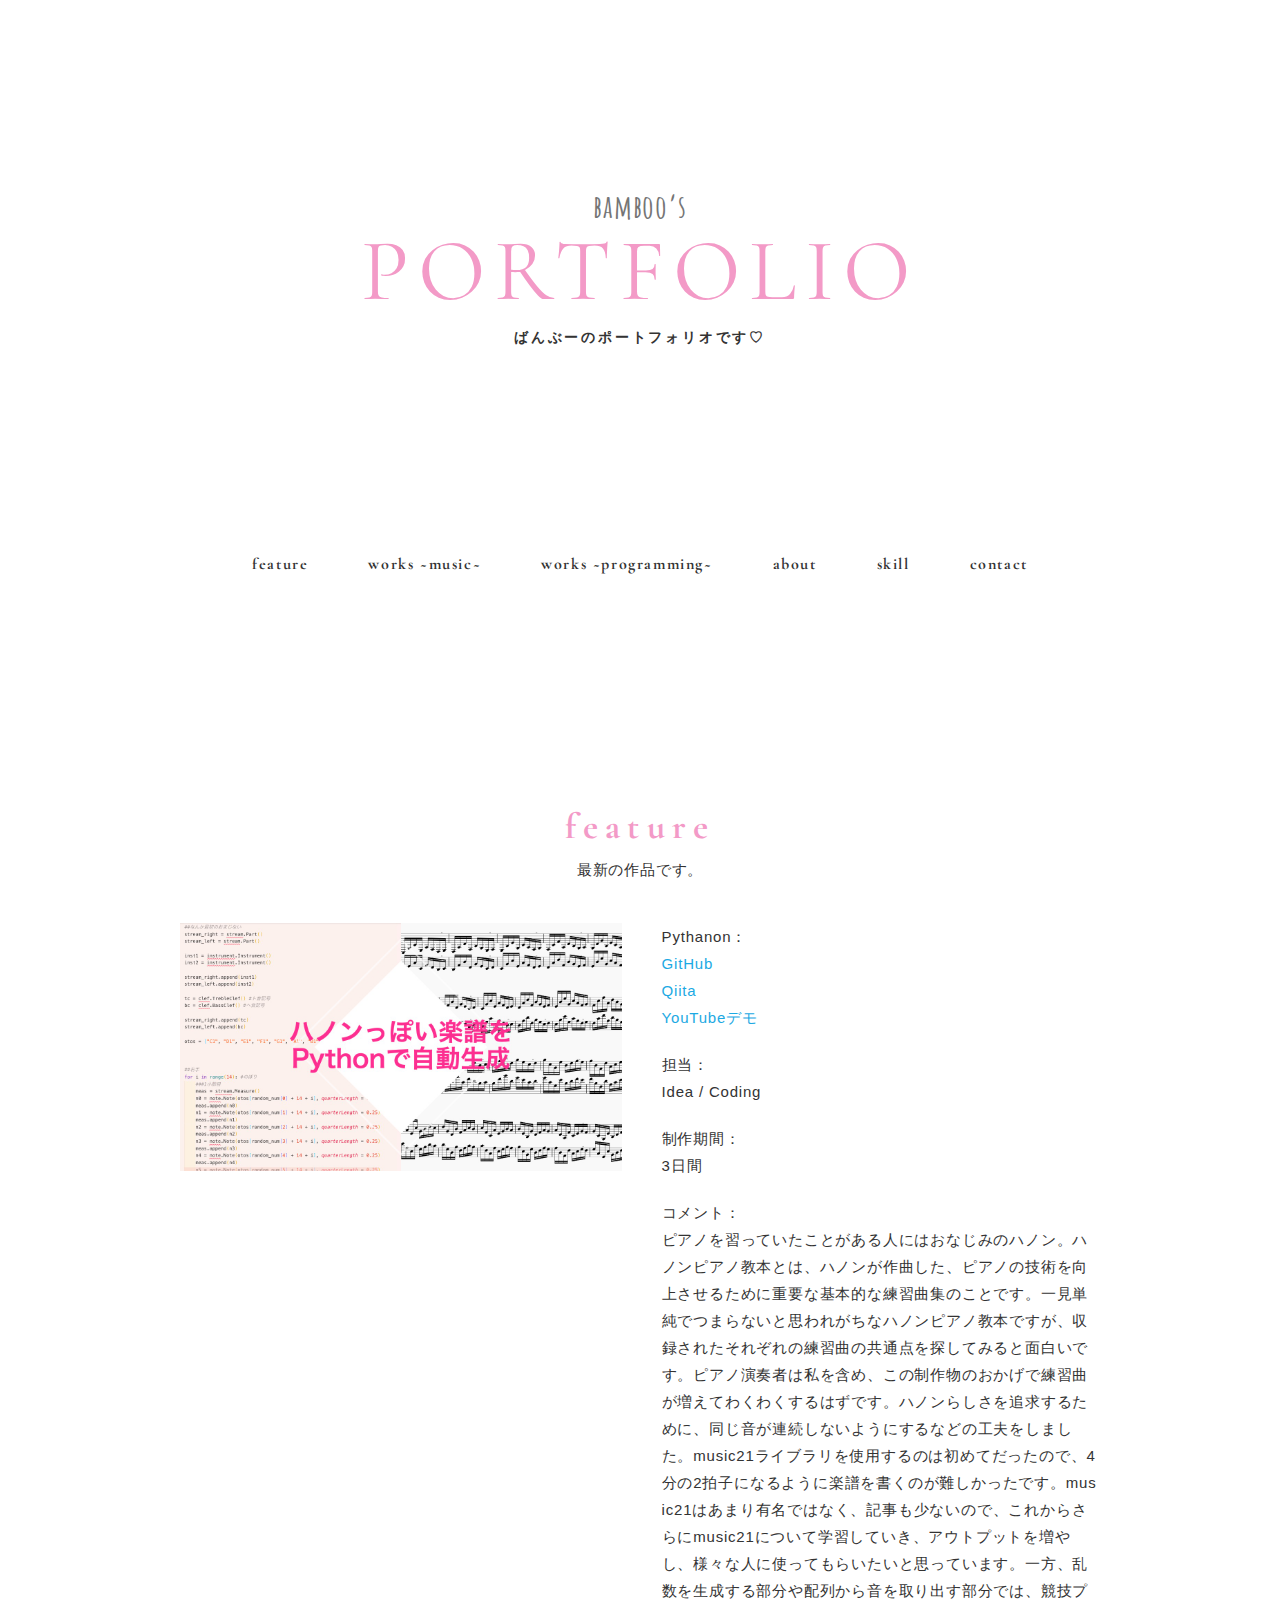
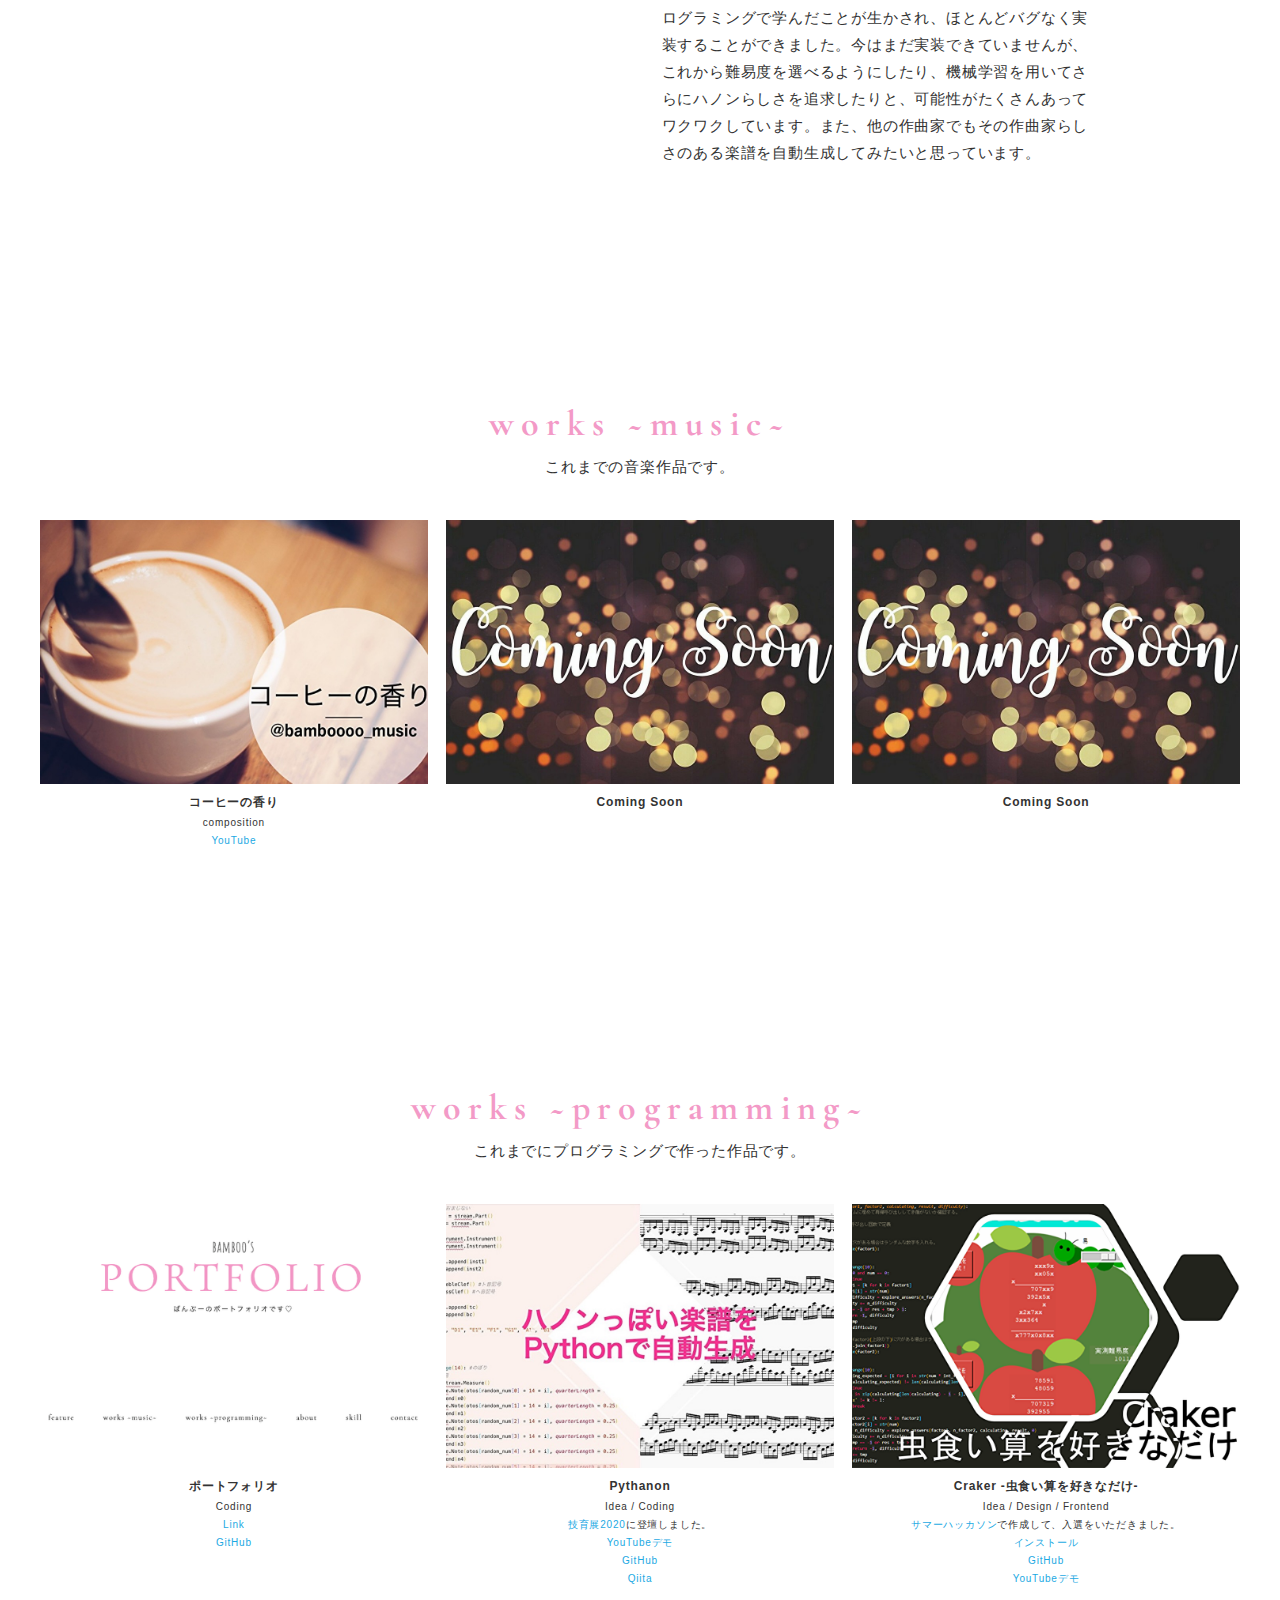
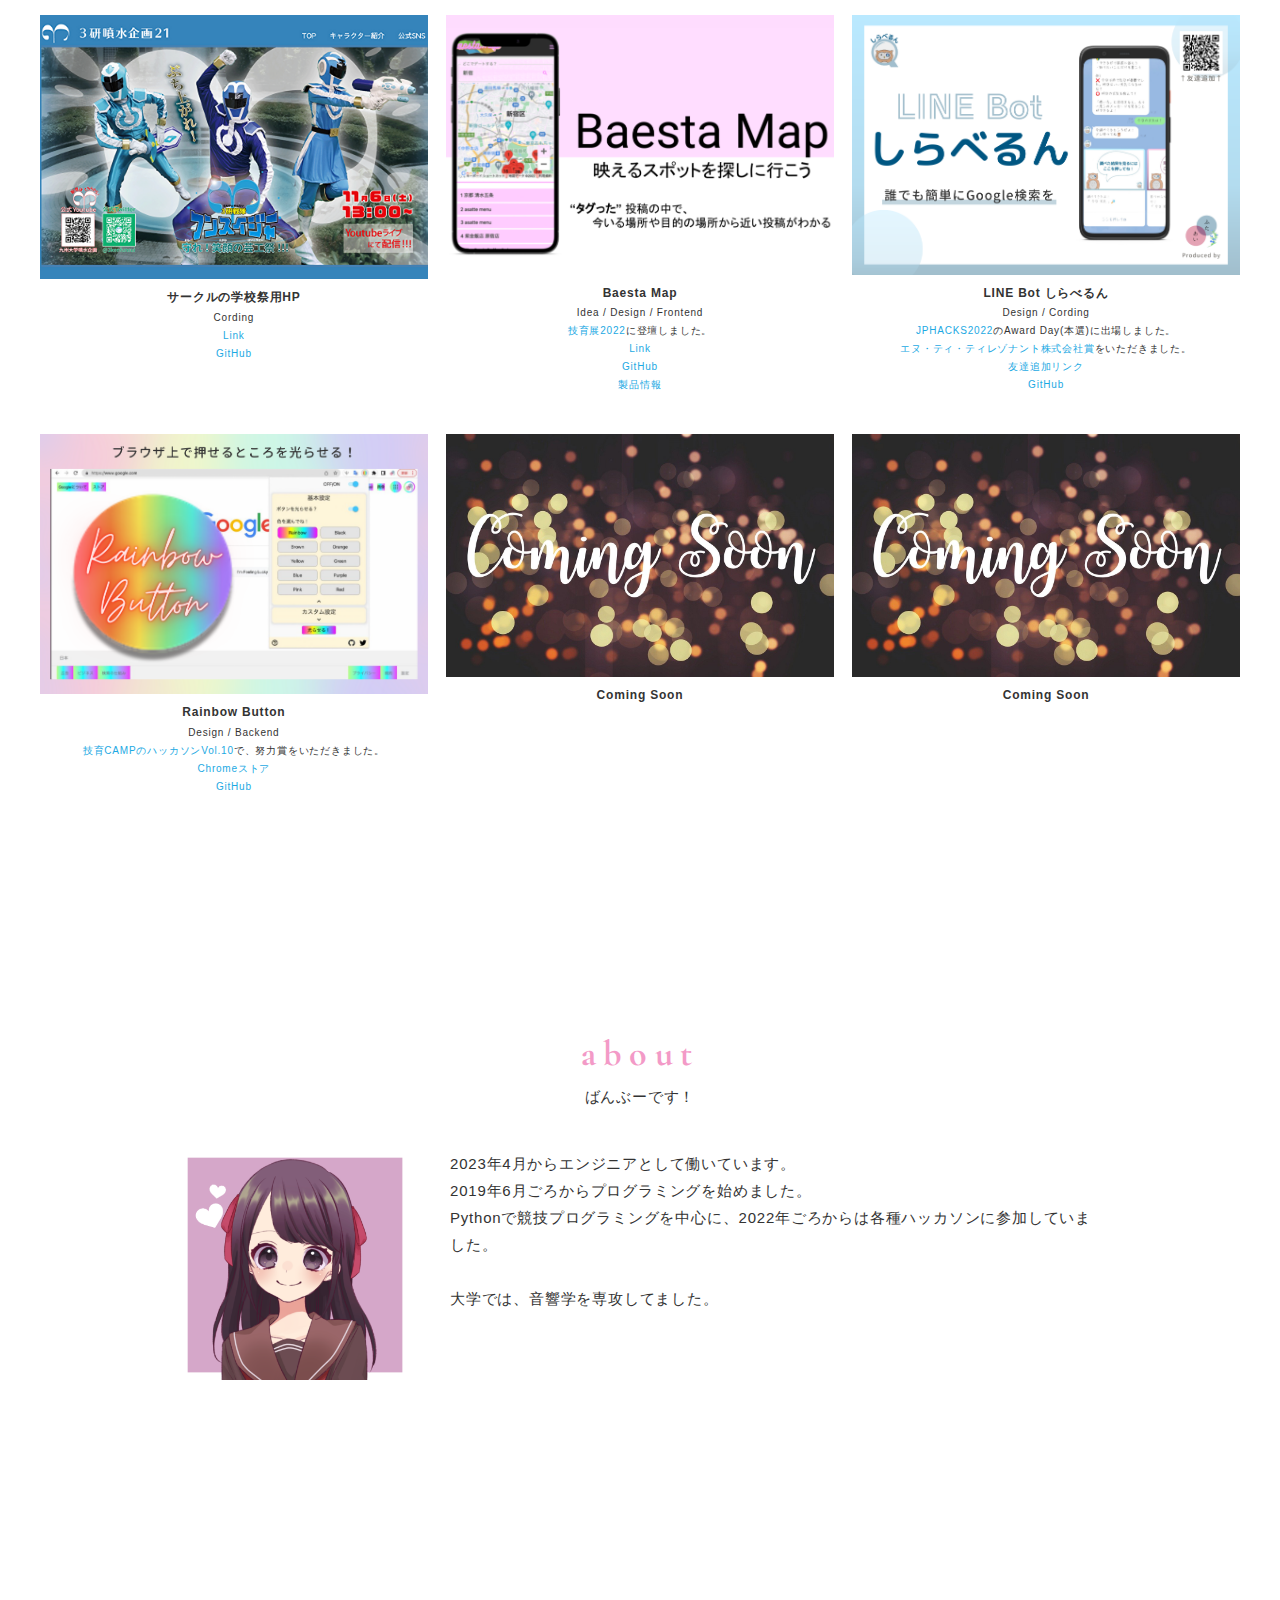
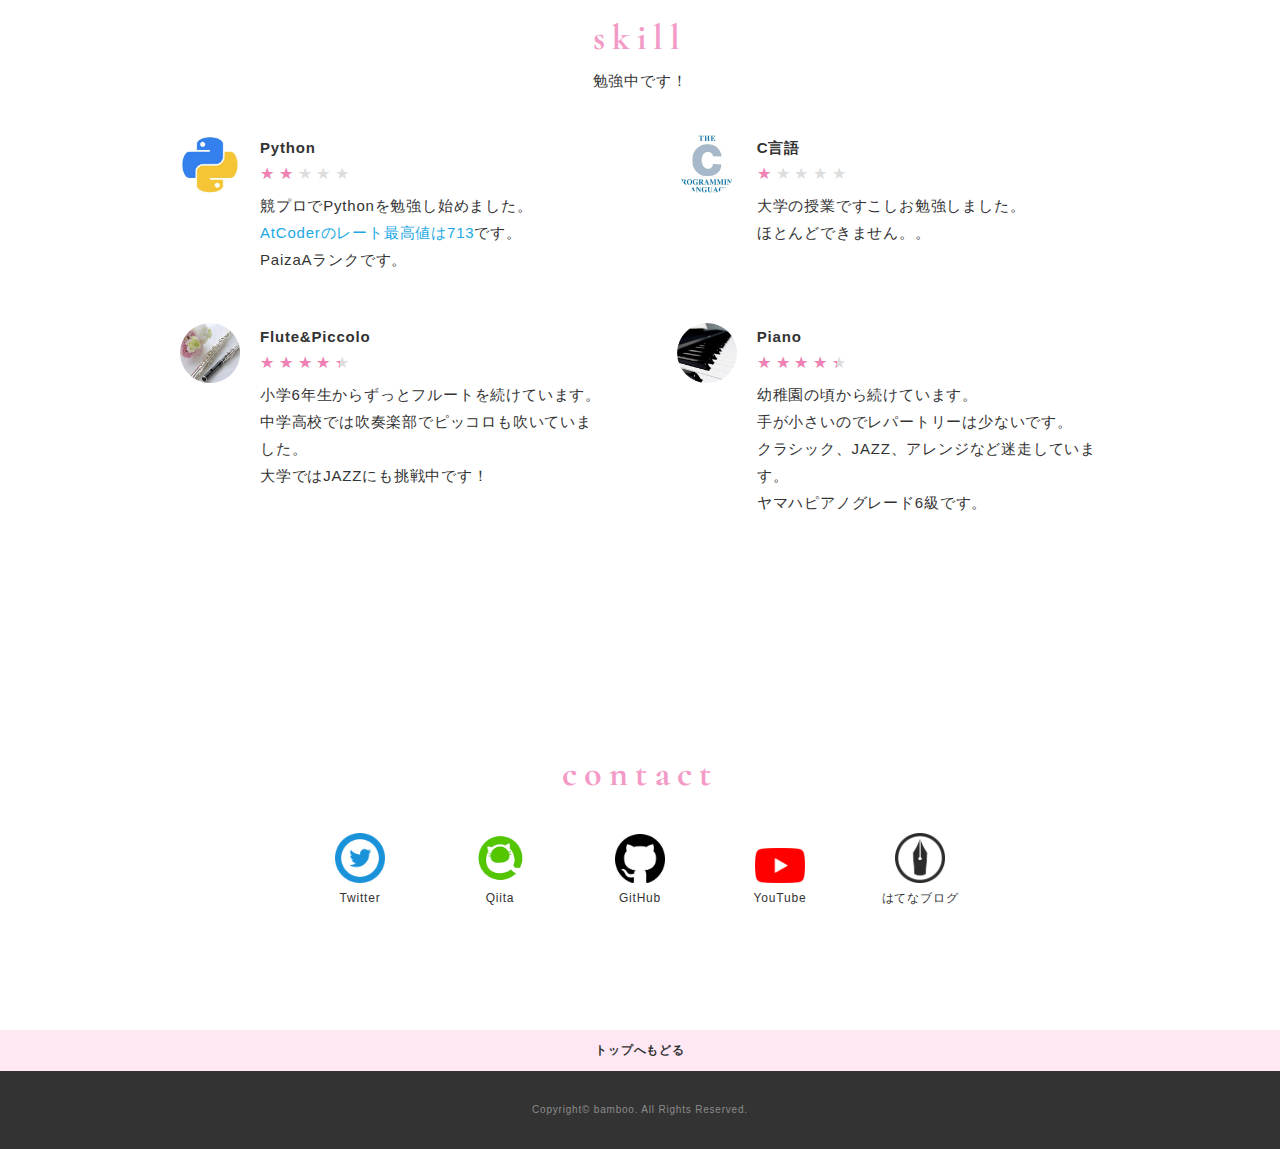
<file: index.html>
<!DOCTYPE html>
<html>
<head>
  <meta charset="utf-8">
  <meta name="viewport" content="width=device-width,initial-scale=1.0,user-scalable=no">
  <meta property='og:type' content='website'>
  <meta property='og:title' content='ばんぶー ポートフォリオ'>
  <meta property='og:url' content='URL入る'>
  <meta property='og:description' content='ばんぶーのポートフォリオです。'>
  <meta property="og:image" content="img/ogp.png">
  <meta name="description" content="ばんぶーのポートフォリオです。" />
  <title>ばんぶー ポートフォリオ</title>
  <link href="https://fonts.googleapis.com/css?family=Amatic+SC&display=swap" rel="stylesheet">
  <link href="https://fonts.googleapis.com/css?family=Cormorant+Garamond&display=swap" rel="stylesheet">
  <link href="css/reset.css" media="all" rel="stylesheet" type="text/css" />
  <link href="css/photoswipe/photoswipe.css" media="all" rel="stylesheet" type="text/css" />
  <link href="css/photoswipe/default-skin/default-skin.css" media="all" rel="stylesheet" type="text/css" />
  <link href="css/style.css" media="all" rel="stylesheet" type="text/css" />
  <link rel="shortcut icon" href="img/41113_yIKVgfgV.png" />
</head>

<body>
  <div class="wrapper">

    <!-- .header -->
    <header class="header">
      <h1 class="logo">
        <span class="logo-name">bamboo’s</span>
        <span class="logo-title">PORTFOLIO</span>
        <span class="logo-text">ばんぶーのポートフォリオです♡</span>
      </h1>
    </header>
    <!-- /.header -->

    <!-- .gnav -->
    <nav class="gnav">
      <ul class="gnav-list">
        <li class="gnav-item"><a class="gnav-link" href="#feature-section">FEATURE</a></li>
        <li class="gnav-item"><a class="gnav-link" href="#works_music-section">WORKS ~Music~</a></li>
        <li class="gnav-item"><a class="gnav-link" href="#works_programming-section">WORKS ~Programming~</a></li>
        <li class="gnav-item"><a class="gnav-link" href="#about-section">ABOUT</a></li>
        <li class="gnav-item"><a class="gnav-link" href="#skill-section">SKILL</a></li>
        <li class="gnav-item"><a class="gnav-link" href="#contact-section">CONTACT</a></li>
      </ul>
    </nav>
    <!-- /.gnav -->

    <main class="content">

      <!-- .feature-section -->
      <section class="feature-section section" id="feature-section">
        <div class="inner">
          <div class="section-heading">
            <h2 class="heading-primary">FEATURE</h2>
          </div>
          <p class="section-lead">
            最新の作品です。
          </p>
          <div class="section-body feature">
            <div class="feature-item">
              <div class="feature-image-wrapper">
                <img class="feature-image" src="img/feature/feature2.jpg" alt="">
              </div>
              <div class="feature-body">
                <p>
                  Pythanon：<br><a href="https://github.com/wanwan0622/Hanon" target = "_blank">GitHub</a><br><a href="https://qiita.com/bamboo_music_ac/items/75e606e112fc5dae78a5" target = "_blank">Qiita</a><br><a href="https://www.youtube.com/watch?v=m0_c4glVVpY" target = "_blank">YouTubeデモ</a></p>
                <p>担当：<br>
                  Idea / Coding
                <p>制作期間：<br>3日間</p>
                </p>
                <p> コメント：<br>
                ピアノを習っていたことがある人にはおなじみのハノン。ハノンピアノ教本とは、ハノンが作曲した、ピアノの技術を向上させるために重要な基本的な練習曲集のことです。一見単純でつまらないと思われがちなハノンピアノ教本ですが、収録されたそれぞれの練習曲の共通点を探してみると面白いです。ピアノ演奏者は私を含め、この制作物のおかげで練習曲が増えてわくわくするはずです。ハノンらしさを追求するために、同じ音が連続しないようにするなどの工夫をしました。music21ライブラリを使用するのは初めてだったので、4分の2拍子になるように楽譜を書くのが難しかったです。music21はあまり有名ではなく、記事も少ないので、これからさらにmusic21について学習していき、アウトプットを増やし、様々な人に使ってもらいたいと思っています。一方、乱数を生成する部分や配列から音を取り出す部分では、競技プログラミングで学んだことが生かされ、ほとんどバグなく実装することができました。今はまだ実装できていませんが、これから難易度を選べるようにしたり、機械学習を用いてさらにハノンらしさを追求したりと、可能性がたくさんあってワクワクしています。また、他の作曲家でもその作曲家らしさのある楽譜を自動生成してみたいと思っています。
                </p>
              </div>
            </div>
          </div>
        </div>
      </section>
      <!-- /.feature-secion -->

      <!-- .works_music-secion -->
      <section class="works_music-section section" id="works_music-section">
        <div class="inner">
          <div class="section-heading">
            <h2 class="heading-primary">Works ~Music~</h2>
          </div>
          <p class="section-lead">
            これまでの音楽作品です。
          </p>
          <div class="section-body works">
            <div class="works-list js-my-gallery">
              <figure class="works-item">
                <a href="img/works/7lSxuvOJzageyMo1598076322_1598076355.jpg" data-size="980x668" class="works-link works-image-wrapper hover-action">
                  <img class="works-image fadein lazyloaded" src="img/works/thumb/7lSxuvOJzageyMo1598076322_1598076355.jpg"
                    data-src="img/works/company.jpg" alt="">
                </a>
                <figcaption class="works-body">
                  <div class="works-title">コーヒーの香り</div>
                  <div class="works-text">composition</div>
                  <div class="works-url"><a class="works-url-link" href="https://youtu.be/oOWxnDWFHl8" target="_blank">YouTube</a>
                  </div>
                </figcaption>
              </figure>
              <figure class="works-item">
                <a href="img/works/kYLbKTXu711FiZh1598076181_1598076207.jpg" data-size="980x668" class="works-link works-image-wrapper hover-action">
                  <img class="works-image fadein lazyloaded" src="img/works/thumb/kYLbKTXu711FiZh1598076181_1598076207.jpg"
                    data-src="img/works/company.jpg" alt="">
                </a>
                <figcaption class="works-body">
                  <div class="works-title">Coming Soon</div>
                  <div class="works-text"></div>
                  <div class="works-url"><a class="works-url-link" href="#" target="_blank"></a>
                  </div>
                </figcaption>
              </figure>
              <figure class="works-item">
                <a href="img/works/kYLbKTXu711FiZh1598076181_1598076207.jpg" data-size="980x668" class="works-link works-image-wrapper hover-action">
                  <img class="works-image fadein lazyloaded" src="img/works/thumb/kYLbKTXu711FiZh1598076181_1598076207.jpg"
                    data-src="img/works/company.jpg" alt="">
                </a>
                <figcaption class="works-body">
                  <div class="works-title">Coming Soon</div>
                  <div class="works-text"></div>
                </figcaption>
              </figure>
              

            </div>
          </div>
        </div>
      </section>
      <!-- /.works_music-secion -->

      <!-- .works_programming-secion -->
      <section class="works_programming-section section" id="works_programming-section">
        <div class="inner">
          <div class="section-heading">
            <h2 class="heading-primary">Works ~Programming~</h2>
          </div>
          <p class="section-lead">
            これまでにプログラミングで作った作品です。
          </p>
          <div class="section-body works">
            <div class="works-list js-my-gallery">
              <figure class="works-item">
                <a href="img/works/sffWRaAqbzg3V2e1598076098_1598076121.png" data-size="980x668" class="works-link works-image-wrapper hover-action">
                  <img class="works-image fadein lazyloaded" src="img/works/thumb/sffWRaAqbzg3V2e1598076098_1598076121.png"
                    data-src="img/works/company.jpg" alt="">
                </a>
                <figcaption class="works-body">
                  <div class="works-title">ポートフォリオ</div>
                  <div class="works-text">Coding</div>
                  <div class="works-url"><a class="works-url-link" href="https://wanwan0622.github.io/bamboo_portfolio/" target="_blank">Link</a>
                  <div class="works-url"><a class="works-url-link" href="https://github.com/wanwan0622/wanwan0622.github.io" target="_blank">GitHub</a>
                  </div>
                </figcaption>
              </figure>
              <figure class="works-item">
                <a href="img/works/OtKgXPJFxDpYkLW1598076225_1598076247.jpg" data-size="980x668" class="works-link works-image-wrapper hover-action">
                  <img class="works-image fadein lazyloaded" src="img/works/thumb/OtKgXPJFxDpYkLW1598076225_1598076247.jpg"
                    data-src="img/works/company.jpg" alt="">
                </a>
                <figcaption class="works-body">
                  <div class="works-title">Pythanon</div>
                  <div class="works-url">Idea / Coding <br> <a class="works-url-link" href="https://talent.supporterz.jp/geekten/2020/" target="_blank">技育展2020</a>に登壇しました。</div>
                  <div class="works-url"><a class="works-url-link" href="https://www.youtube.com/watch?v=m0_c4glVVpY" target="_blank">YouTubeデモ</a>
                  <div class="works-url"><a class="works-url-link" href="https://github.com/wanwan0622/Hanon" target="_blank">GitHub</a>
                  <div class="works-url"><a class="works-url-link" href="https://qiita.com/bamboo_music_ac/items/75e606e112fc5dae78a5" target="_blank">Qiita</a>
                  </div>
                </figcaption>
              </figure>
              <figure class="works-item">
                <a href="img/works/1YG2VMTYLc7G53i1600410686_1600410715.png" data-size="980x668" class="works-link works-image-wrapper hover-action">
                  <img class="works-image fadein lazyloaded" src="img/works/thumb/1YG2VMTYLc7G53i1600410686_1600410715.png"
                    data-src="img/works/company.jpg" alt="">
                </a>
                <figcaption class="works-body">
                  <div class="works-title">Craker -虫食い算を好きなだけ-</div>
                  <div class="works-url">Idea / Design / Frontend <br> <a class="works-url-link" href="https://tech-study-group.connpass.com/event/187008/" target="_blank">サマーハッカソン</a>で作成して、入選をいただきました。</div>
                  <div class="works-url"><a class="works-url-link" href="https://github.com/Craker-cryptarithm/craker_front/releases/tag/v1.0" target="_blank">インストール</a>
                  <div class="works-url"><a class="works-url-link" href="https://github.com/Craker-cryptarithm" target="_blank">GitHub</a>
                  <div class="works-url"><a class="works-url-link" href="https://youtu.be/WwiX02RUl1A" target="_blank">YouTubeデモ</a>
                  <div class="works-text"></div>
                </figcaption>
              </figure>
            </div>
            <p><br></p>
            <div class="works-list js-my-gallery">
              <figure class="works-item">
                <a href="img/works/SIteghhefndu50M1649853332_1649853377.png" data-size="980x668" class="works-link works-image-wrapper hover-action">
                  <img class="works-image fadein lazyloaded" src="img/works/thumb/SIteghhefndu50M1649853332_1649853377.png"
                    data-src="img/works/company.jpg" alt="">
                </a>
                <figcaption class="works-body">
                  <div class="works-title">サークルの学校祭用HP</div>
                  <div class="works-url">Cording<br><a class="works-url-link" href="https://3kenfunsui.github.io/2021/" target="_blank">Link</a><br>
                  <a class="works-url-link" href="https://github.com/3kenfunsui/2021" target="_blank">GitHub</a>
                  <div class="works-text"></div>
                  </div>
                </figcaption>
              </figure>
              <figure class="works-item">
                <a href="img/works/baestamap.png" data-size="980x668" class="works-link works-image-wrapper hover-action">
                  <img class="works-image fadein lazyloaded" src="img/works/thumb/baestamap.png"
                    data-src="img/works/company.jpg" alt="">
                </a>
                <figcaption class="works-body">
                  <div class="works-title">Baesta Map</div>
                  <div class="works-text">Idea / Design / Frontend</div>
                  <div class="works-text"><a href="https://talent.supporterz.jp/geekten/2022/">技育展2022</a>に登壇しました。</div>
                  <div class="works-url">
                    <a class="works-url-link" href="https://wanwan0622.github.io/BaestaMap/" target="_blank">Link</a><br>
                    <a class="works-url-link" href="https://github.com/wanwan0622/BaestaMap" target="_blank">GitHub</a><br>
                    <a class="works-url-link" href="https://protopedia.net/prototype/3424" target="_blank">製品情報</a><br>
                  </div>
                </figcaption>
              </figure>
              <figure class="works-item">
                <a href="img/works/shiraberun.png" data-size="980x668" class="works-link works-image-wrapper hover-action">
                  <img class="works-image fadein lazyloaded" src="img/works/thumb/shiraberun.png"
                    data-src="img/works/company.jpg" alt="">
                </a>
                <figcaption class="works-body">
                  <div class="works-title">LINE Bot しらべるん</div>
                  <div class="works-text">Design / Cording</div>
                  <div class="works-text"><a href="https://jphacks.com/">JPHACKS2022</a>のAward Day(本選)に出場しました。<br><a href="https://jphacks.com/2022/result/company/">エヌ・ティ・ティレゾナント株式会社賞</a>をいただきました。</div>
                  <div class="works-url"><a class="works-url-link" href="https://line.me/R/ti/p/@734sizyr" target="_blank">友達追加リンク</a>
                  <div class="works-url"><a class="works-url-link" href="https://github.com/jphacks/C_2211" target="_blank">GitHub</a>
                  </div>
                </figcaption>
              </figure>
              <figure class="works-item">
                <a href="img/works/rainbow_button.png" data-size="980x668" class="works-link works-image-wrapper hover-action">
                  <img class="works-image fadein lazyloaded" src="img/works/thumb/rainbow_button.png"
                    data-src="img/works/company.jpg" alt="">
                </a>
                <figcaption class="works-body">
                  <div class="works-title">Rainbow Button</div>
                  <div class="works-text">Design / Backend</div>
                  <div class="works-text"><a href="https://talent.supporterz.jp/events/73324b2c-3373-4f17-974c-adfbcd19253a/?utm_source=next&utm_medium=geekcamp">技育CAMPのハッカソンVol.10</a>で、努力賞をいただきました。</div>
                  <div class="works-url"><a class="works-url-link" href="https://chrome.google.com/webstore/detail/rainbow-button/mckoebmagmohnakollpkpnlbgoclchdb?hl=ja" target="_blank">Chromeストア</a>
                  <div class="works-url"><a class="works-url-link" href="https://github.com/futa-ai/rainbow-button" target="_blank">GitHub</a>
                  </div>
                </figcaption>
              </figure>
              <figure class="works-item">
                <a href="img/works/coming-soon-1898936_1280.jpg" data-size="980x668" class="works-link works-image-wrapper hover-action">
                  <img class="works-image fadein lazyloaded" src="img/works/thumb/coming-soon-1898936_1280.jpg"
                    data-src="img/works/company.jpg" alt="">
                </a>
                <figcaption class="works-body">
                  <div class="works-title">Coming Soon</div>
                  <div class="works-text"></div>
                  <div class="works-url"><a class="works-url-link" href="#" target="_blank"></a>
                  </div>
                </figcaption>
              </figure>
              <figure class="works-item">
                <a href="img/works/coming-soon-1898936_1280.jpg" data-size="980x668" class="works-link works-image-wrapper hover-action">
                  <img class="works-image fadein lazyloaded" src="img/works/thumb/coming-soon-1898936_1280.jpg"
                    data-src="img/works/company.jpg" alt="">
                </a>
                <figcaption class="works-body">
                  <div class="works-title">Coming Soon</div>
                  <div class="works-text"></div>
                  <div class="works-url"><a class="works-url-link" href="#" target="_blank"></a>
                  </div>
                </figcaption>
              </figure>
            </div>
          </div>
        </div>
      </section>
      <!-- /.works-secion -->

      <!-- .about-secion -->
      <section class="about-section section" id="about-section">
        <div class="inner">
          <div class="section-heading">
            <h2 class="heading-primary">ABOUT</h2>
          </div>
          <div class="section-lead">
            <p>
              ばんぶーです！
            </p>
          </div>
          <div class="section-body about">
            <div class="about-item">
              <div class="about-image-wrapper">
                <img class="about-image" src="img/profile/41113_yIKVgfgV.png" alt=""></div>
              <div class="about-body">
                <p>
                  2023年4月からエンジニアとして働いています。<br>
                  2019年6月ごろからプログラミングを始めました。<br>Pythonで競技プログラミングを中心に、2022年ごろからは各種ハッカソンに参加していました。<br><br>
                  大学では、音響学を専攻してました。
                </p>
                <p>
                  <!--なにか-->
                </p>
              </div>
            </div>
          </div>
        </div>
      </section>
      <!-- /.about-secion -->

      <!-- .skill-secion -->
      <section class="skill-section section" id="skill-section">
        <div class="inner">
          <div class="section-heading">
            <h2 class="heading-primary">SKILL</h2>
          </div>
          <div class="section-lead">
            <p>
              勉強中です！
            </p>
          </div>
          <div class="section-body skill">
            <div class="skill-list">
              <div class="skill-item">
                <div class="skill-image-wrapper">
                  <img class="skill-image" src="img/skill/nHKGnXzaW2JlpIk1590651994_1590652048.png" alt="">
                </div>
                <div class="skill-body">
                  <h3 class="skill-title">Python</h3>
                  <div class="skill-rating rating">
                    <div class="rate rate2"></div>
                  </div>
                  <p>
                    競プロでPythonを勉強し始めました。<br><a href="https://atcoder.jp/users/wanwan0622" target="_blank">AtCoderのレート最高値は713</a>です。<br>PaizaAランクです。</p>
                </div>
              </div>
              <div class="skill-item">
                <div class="skill-image-wrapper">
                  <img class="skill-image" src="img/skill/pBU9RtuDxt91t1A1590651909_1590651973.png" alt="">
                </div>
                <div class="skill-body">
                  <h3 class="skill-title">C言語</h3>
                  <div class="skill-rating rating">
                    <div class="rate rate1"></div>
                  </div>
                  <p>
                    大学の授業ですこしお勉強しました。<br>ほとんどできません。。<br> </p>
                </div>
              </div>
              <div class="skill-item">
                <div class="skill-image-wrapper">
                  <img class="skill-image" src="img/skill/1qZ7smSXdL4PBlM1590651078_1590651272.png" alt="">
                </div>
                <div class="skill-body">
                  <h3 class="skill-title">Flute&Piccolo</h3>
                  <div class="skill-rating rating">
                    <div class="rate rate4"></div>
                  </div>
                  <p>
                    小学6年生からずっとフルートを続けています。<br>中学高校では吹奏楽部でピッコロも吹いていました。<br>大学ではJAZZにも挑戦中です！</p>
                </div>
              </div>

              <div class="skill-item">
                <div class="skill-image-wrapper">
                  <img class="skill-image" src="img/skill/3aZdKiCYE5VAWJT1590651300_1590651310.png" alt="">
                </div>
                <div class="skill-body">
                  <h3 class="skill-title">Piano</h3>
                  <div class="skill-rating rating">
                    <div class="rate rate4"></div>
                  </div>
                  <p>
                    幼稚園の頃から続けています。<br>手が小さいのでレパートリーは少ないです。<br>クラシック、JAZZ、アレンジなど迷走しています。<br>ヤマハピアノグレード6級です。</p>
                </div>
              </div>

            </div>
          </div>
        </div>
      </section>
      <!-- /.skill-secion -->

      <!-- .contact-secion -->
      <section class="contact-section section" id="contact-section">
        <div class="inner">
          <div class="section-heading">
            <h2 class="heading-primary">CONTACT</h2>
          </div>
          <div class="section-lead">
            <p>
              <!--お問合わせは下記のフォームか<br class="sp-only">Twitterからご連絡をください。-->
            </p>
          </div>
          <div class="section-body contact">
            <ul class="contact-list">
              <li class="contact-item">
                <a class="contact-image-wrapper" href="https://twitter.com/bamboooo_music" target="_blank"><img class="contact-image"
                    src="img/contact/twitterのフリーアイコン素材2.png" alt="">
                  <span class="contact-name">Twitter</span></a>
              </li>
              <li class="contact-item">
                <a class="contact-image-wrapper" href="https://qiita.com/bamboo_music_ac" target="_blank"><img class="contact-image"
                    src="img/contact/0vwmjjr6Nq7YSuJ1598030948_1598030995.png" alt="">
                  <span class="contact-name">Qiita</span></a>
              </li>
              <li class="contact-item">
                <a class="contact-image-wrapper" href="https://github.com/wanwan0622" target="_blank"><img class="contact-image"
                    src="img/contact/github.png" alt="">
                  <span class="contact-name">GitHub</span></a>
              </li>
              <li class="contact-item">
                <a class="contact-image-wrapper" href="https://www.youtube.com/channel/UCJInq63t9v5ZTxqMZcFsIBQ" target="_blank"><img class="contact-image"
                    src="img/contact/yt_icon_rgb.png" alt="">
                  <span class="contact-name">YouTube</span></a>
              </li>
              <li class="contact-item">
                <a class="contact-image-wrapper" href="https://bamboo-music.hatenablog.com/" target="_blank"><img class="contact-image"
                    src="img/contact/hatenablog-logo.png" alt="">
                  <span class="contact-name">はてなブログ</span></a>
              </li>
            </ul>
            <!--<div class="contact-text">xxxxxx@gmail.com</div>-->
          </div>
        </div>
      </section>
      <!-- /.contact-secion -->

    </main>

    <!-- .footer -->
    <footer class="footer">
      <div id="js-page-top" class="page-top">
        トップへもどる
      </div>
      <div class="inner">
        <p class="copyright">Copyright&copy; bamboo. All Rights Reserved.</p>
      </div>
    </footer>
    <!-- /.footer -->

  </div>

  <!-- 下記はPhotoswipeプラグイン用 -->
  <!-- Root element of PhotoSwipe. Must have class pswp. -->
  <div class="pswp" tabindex="-1" role="dialog" aria-hidden="true">

    <!-- Background of PhotoSwipe.
           It's a separate element as animating opacity is faster than rgba(). -->
    <div class="pswp__bg"></div>

    <!-- Slides wrapper with overflow:hidden. -->
    <div class="pswp__scroll-wrap">

      <!-- Container that holds slides.
              PhotoSwipe keeps only 3 of them in the DOM to save memory.
              Don't modify these 3 pswp__item elements, data is added later on. -->
      <div class="pswp__container">
        <div class="pswp__item"></div>
        <div class="pswp__item"></div>
        <div class="pswp__item"></div>
      </div>

      <!-- Default (PhotoSwipeUI_Default) interface on top of sliding area. Can be changed. -->
      <div class="pswp__ui pswp__ui--hidden">

        <div class="pswp__top-bar">

          <!--  Controls are self-explanatory. Order can be changed. -->

          <div class="pswp__counter"></div>

          <button class="pswp__button pswp__button--close" title="Close (Esc)"></button>



          <button class="pswp__button pswp__button--fs" title="Toggle fullscreen"></button>

          <button class="pswp__button pswp__button--zoom" title="Zoom in/out"></button>

          <!-- Preloader demo http://codepen.io/dimsemenov/pen/yyBWoR -->
          <!-- element will get class pswp__preloader--active when preloader is running -->
          <div class="pswp__preloader">
            <div class="pswp__preloader__icn">
              <div class="pswp__preloader__cut">
                <div class="pswp__preloader__donut"></div>
              </div>
            </div>
          </div>
        </div>

        <div class="pswp__share-modal pswp__share-modal--hidden pswp__single-tap">
          <div class="pswp__share-tooltip"></div>
        </div>

        <button class="pswp__button pswp__button--arrow--left" title="Previous (arrow left)">
        </button>

        <button class="pswp__button pswp__button--arrow--right" title="Next (arrow right)">
        </button>

        <div class="pswp__caption">
          <div class="pswp__caption__center"></div>
        </div>

      </div>

    </div>


  </div>
  <script src="https://ajax.googleapis.com/ajax/libs/jquery/3.5.1/jquery.min.js"></script>
  <script src="js/photoswipe/photoswipe.min.js"></script>
  <script src="js/photoswipe/photoswipe-ui-default.js"></script>
  <script src="js/photoswipe/photoswipe-setup.js"></script>
  <script src="js/script.js"></script>
</body>
</html>
</file>
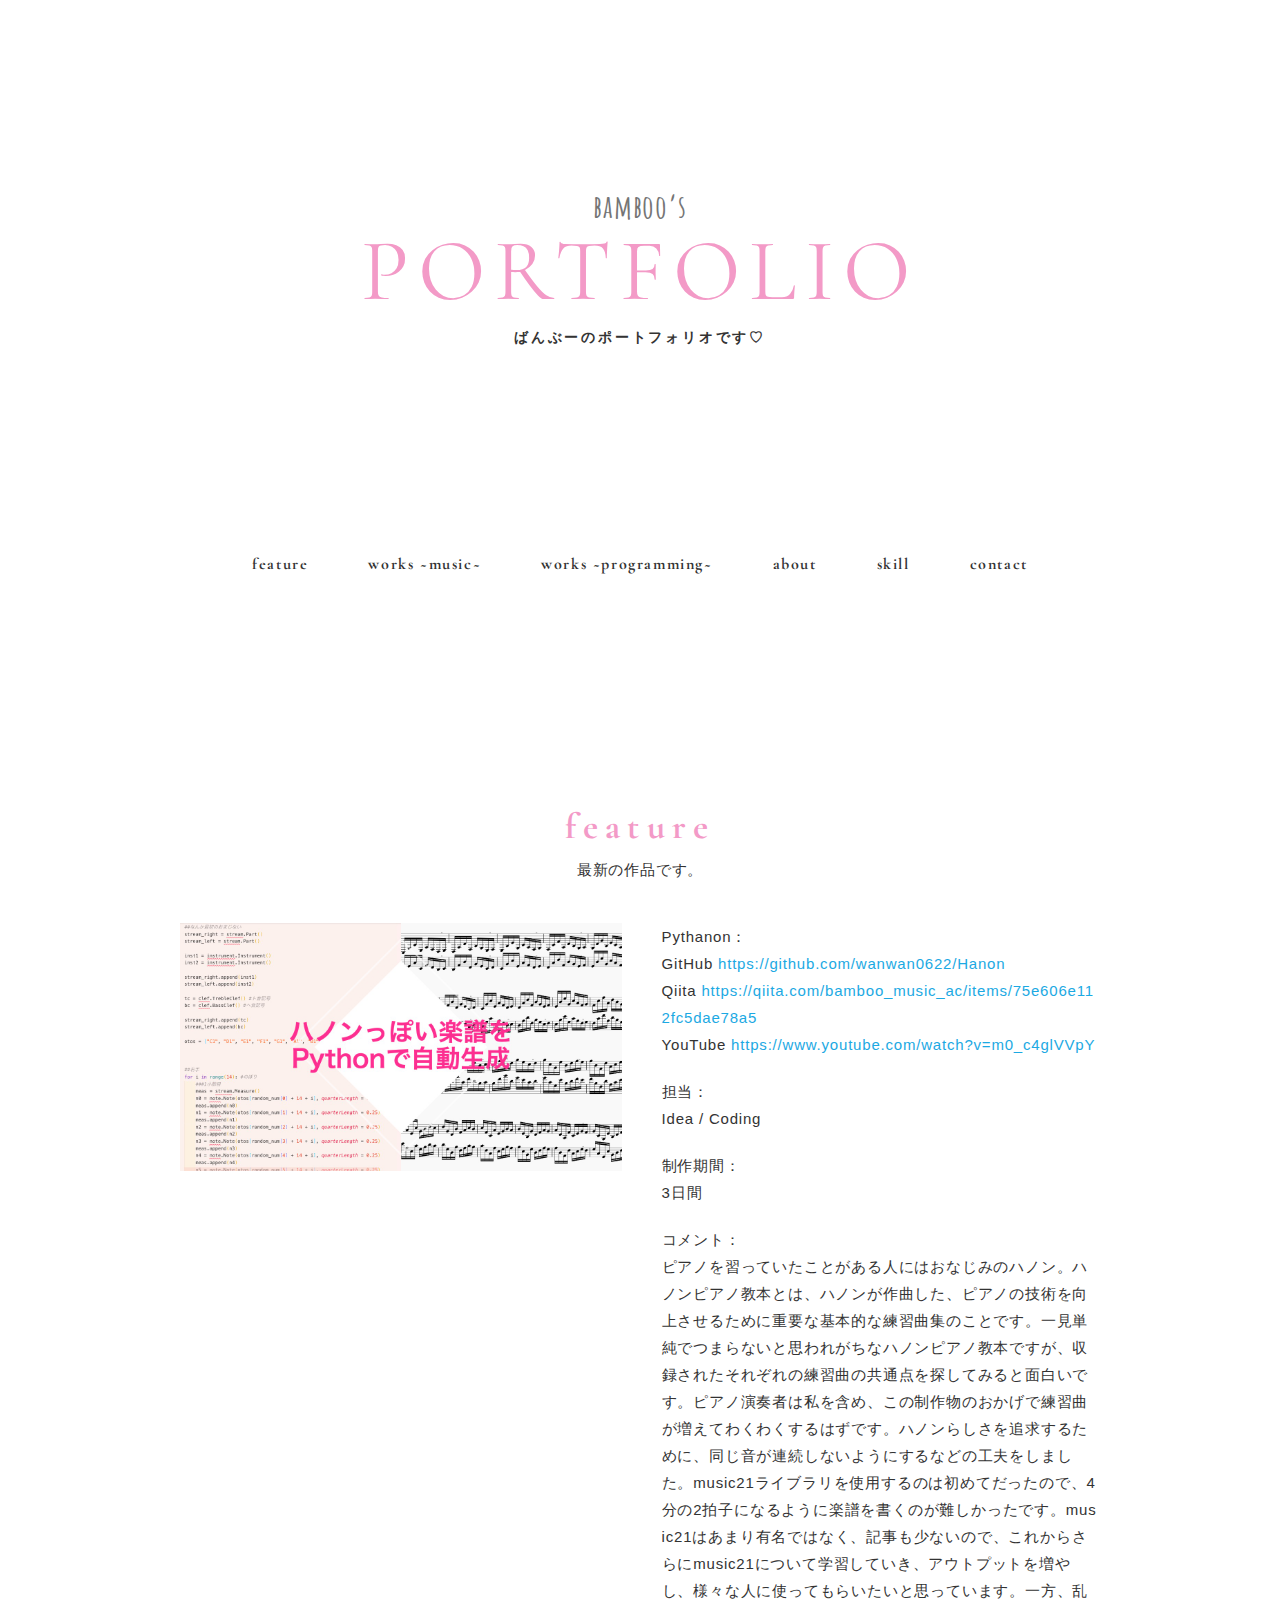
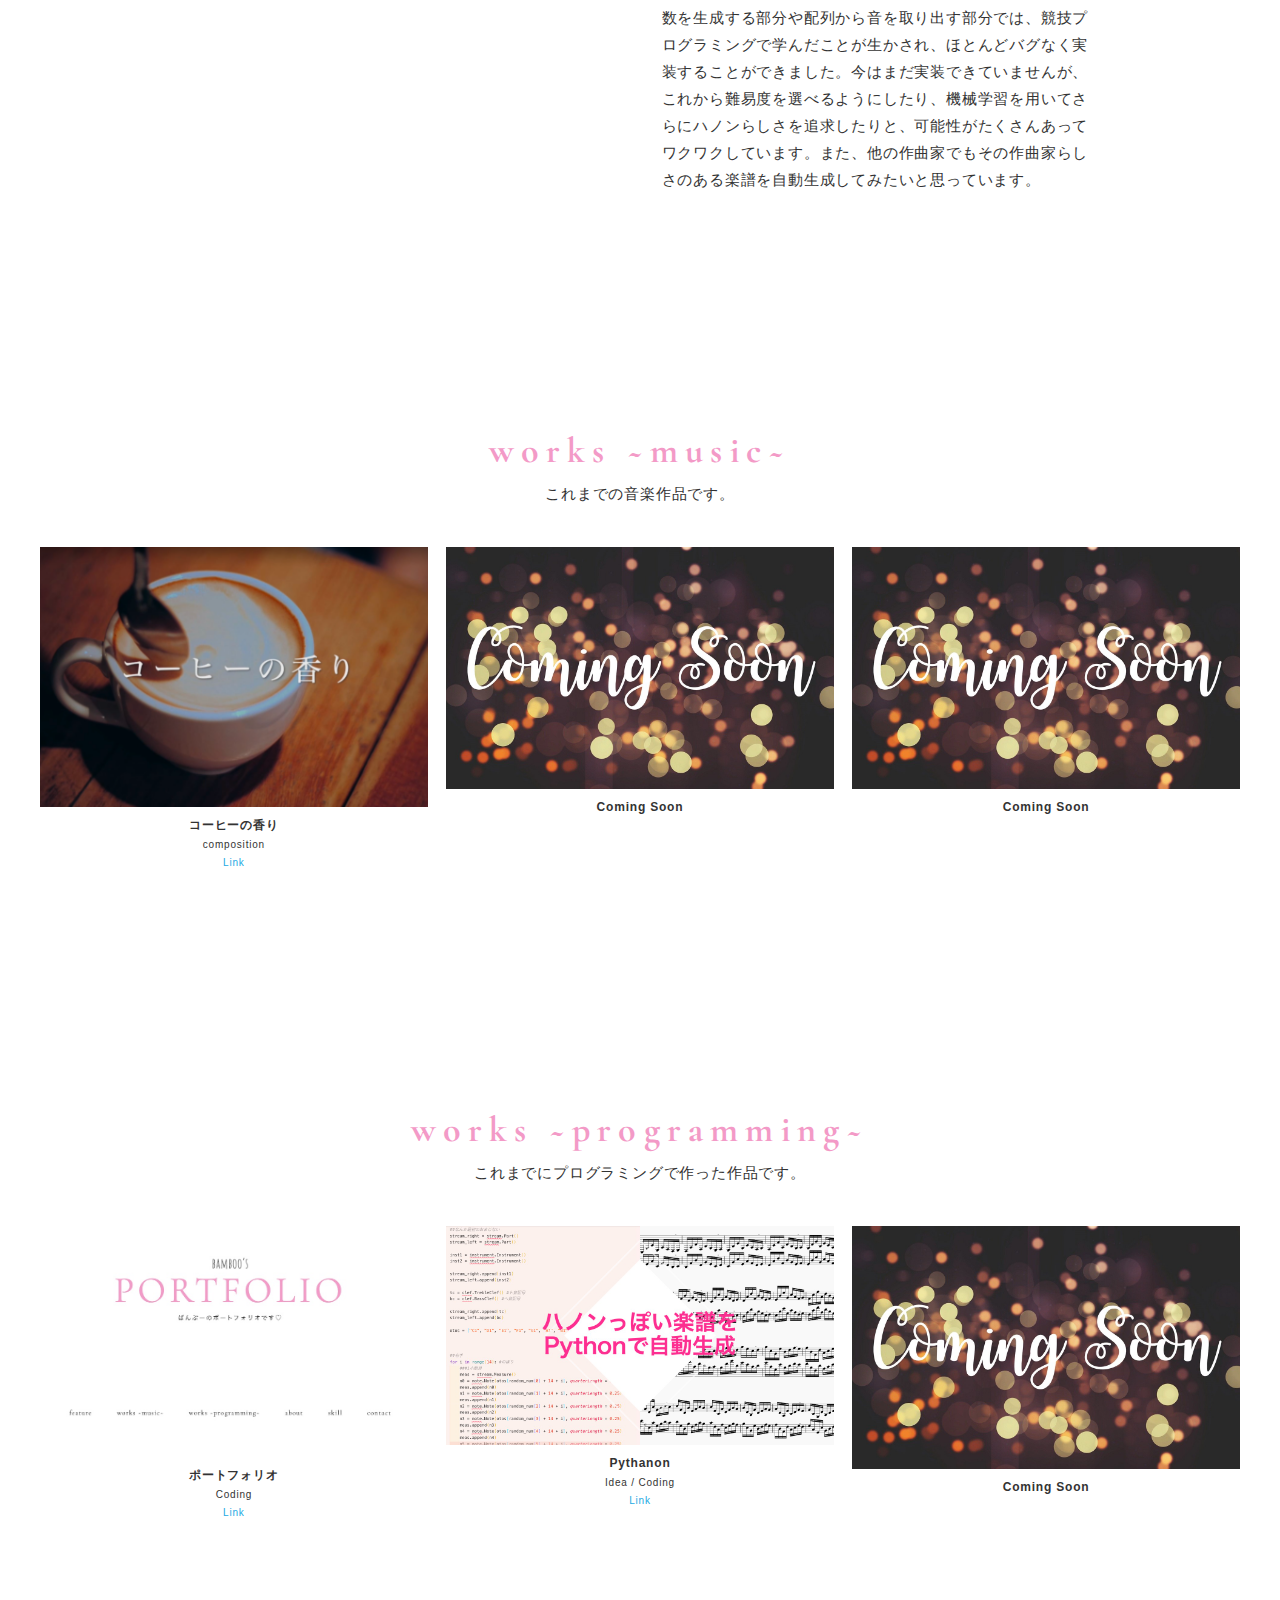
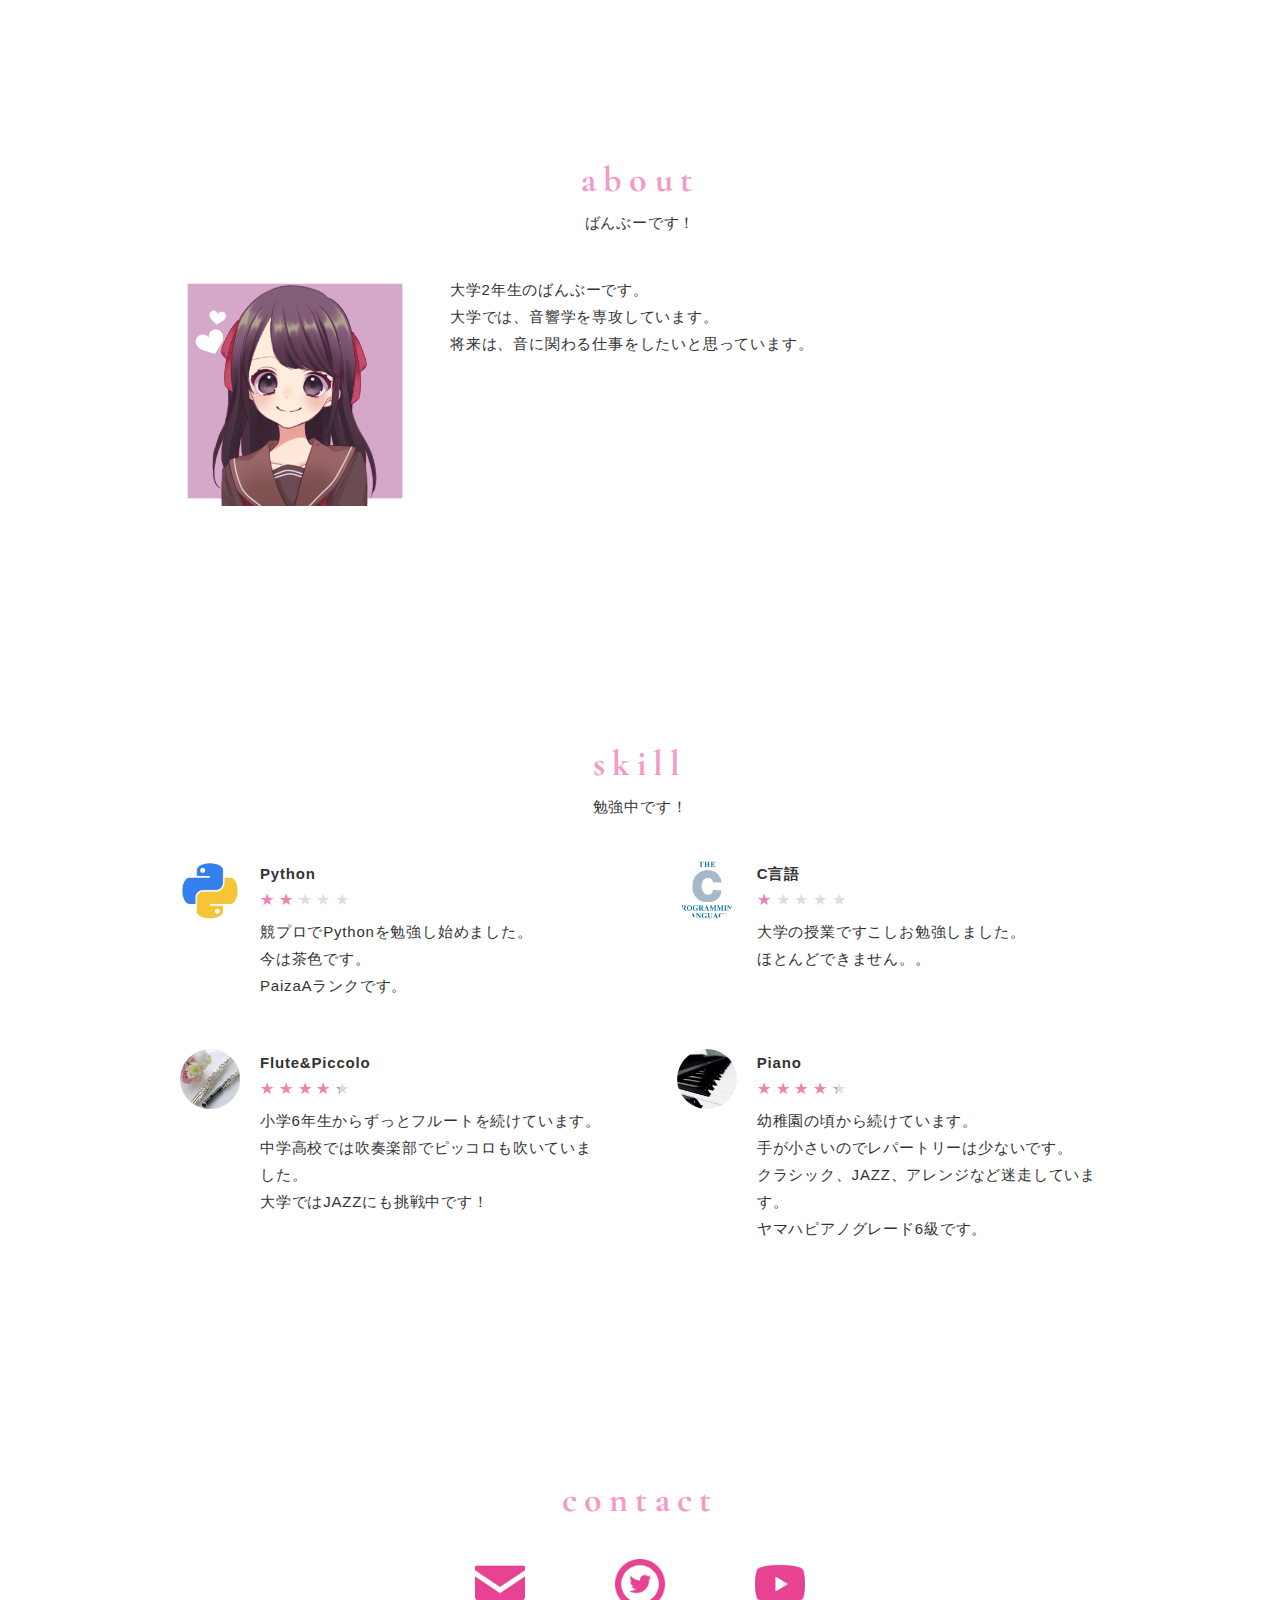
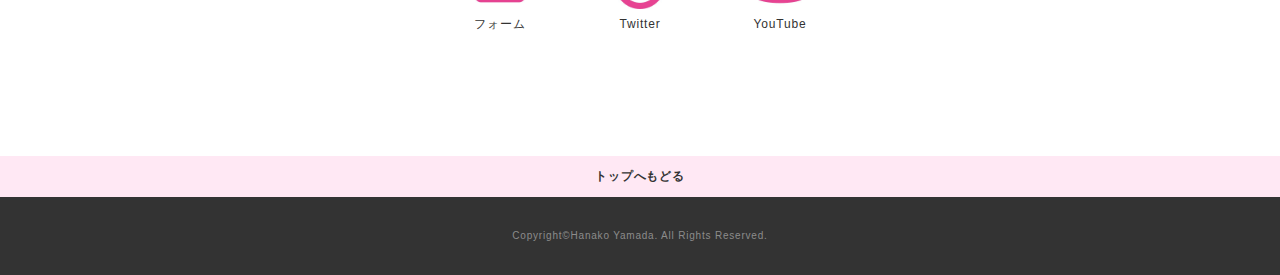
<file: portfolio-template-girly/index.html>
<!DOCTYPE html>
<html>
<head>
  <meta charset="utf-8">
  <meta name="viewport" content="width=device-width,initial-scale=1.0,user-scalable=no">
  <meta property='og:type' content='website'>
  <meta property='og:title' content='ばんぶー ポートフォリオ'>
  <meta property='og:url' content='URL入る'>
  <meta property='og:description' content='ばんぶーのポートフォリオです。'>
  <meta property="og:image" content="img/ogp.png">
  <meta name="description" content="ばんぶーのポートフォリオです。" />
  <title>ばんぶー ポートフォリオ</title>
  <link href="https://fonts.googleapis.com/css?family=Amatic+SC&display=swap" rel="stylesheet">
  <link href="https://fonts.googleapis.com/css?family=Cormorant+Garamond&display=swap" rel="stylesheet">
  <link href="css/reset.css" media="all" rel="stylesheet" type="text/css" />
  <link href="css/photoswipe/photoswipe.css" media="all" rel="stylesheet" type="text/css" />
  <link href="css/photoswipe/default-skin/default-skin.css" media="all" rel="stylesheet" type="text/css" />
  <link href="css/style.css" media="all" rel="stylesheet" type="text/css" />
  <link rel="shortcut icon" href="img/41113_yIKVgfgV.png" />
</head>

<body>
  <div class="wrapper">

    <!-- .header -->
    <header class="header">
      <h1 class="logo">
        <span class="logo-name">bamboo’s</span>
        <span class="logo-title">PORTFOLIO</span>
        <span class="logo-text">ばんぶーのポートフォリオです♡</span>
      </h1>
    </header>
    <!-- /.header -->

    <!-- .gnav -->
    <nav class="gnav">
      <ul class="gnav-list">
        <li class="gnav-item"><a class="gnav-link" href="#feature-section">FEATURE</a></li>
        <li class="gnav-item"><a class="gnav-link" href="#works_music-section">WORKS ~Music~</a></li>
        <li class="gnav-item"><a class="gnav-link" href="#works_programming-section">WORKS ~Programming~</a></li>
        <li class="gnav-item"><a class="gnav-link" href="#about-section">ABOUT</a></li>
        <li class="gnav-item"><a class="gnav-link" href="#skill-section">SKILL</a></li>
        <li class="gnav-item"><a class="gnav-link" href="#contact-section">CONTACT</a></li>
      </ul>
    </nav>
    <!-- /.gnav -->

    <main class="content">

      <!-- .feature-section -->
      <section class="feature-section section" id="feature-section">
        <div class="inner">
          <div class="section-heading">
            <h2 class="heading-primary">FEATURE</h2>
          </div>
          <p class="section-lead">
            最新の作品です。
          </p>
          <div class="section-body feature">
            <div class="feature-item">
              <div class="feature-image-wrapper">
                <img class="feature-image" src="img/feature/feature2.jpg" alt="">
              </div>
              <div class="feature-body">
                <p>
                  Pythanon：<br>GitHub <a href="#">https://github.com/wanwan0622/Hanon</a><br>Qiita <a href="#">https://qiita.com/bamboo_music_ac/items/75e606e112fc5dae78a5</a><br>YouTube <a href="#">https://www.youtube.com/watch?v=m0_c4glVVpY</a></p>
                <p>担当：<br>
                  Idea / Coding
                <p>制作期間：<br>3日間</p>
                </p>
                <p> コメント：<br>
                ピアノを習っていたことがある人にはおなじみのハノン。ハノンピアノ教本とは、ハノンが作曲した、ピアノの技術を向上させるために重要な基本的な練習曲集のことです。一見単純でつまらないと思われがちなハノンピアノ教本ですが、収録されたそれぞれの練習曲の共通点を探してみると面白いです。ピアノ演奏者は私を含め、この制作物のおかげで練習曲が増えてわくわくするはずです。ハノンらしさを追求するために、同じ音が連続しないようにするなどの工夫をしました。music21ライブラリを使用するのは初めてだったので、4分の2拍子になるように楽譜を書くのが難しかったです。music21はあまり有名ではなく、記事も少ないので、これからさらにmusic21について学習していき、アウトプットを増やし、様々な人に使ってもらいたいと思っています。一方、乱数を生成する部分や配列から音を取り出す部分では、競技プログラミングで学んだことが生かされ、ほとんどバグなく実装することができました。今はまだ実装できていませんが、これから難易度を選べるようにしたり、機械学習を用いてさらにハノンらしさを追求したりと、可能性がたくさんあってワクワクしています。また、他の作曲家でもその作曲家らしさのある楽譜を自動生成してみたいと思っています。
                </p>
              </div>
            </div>
          </div>
        </div>
      </section>
      <!-- /.feature-secion -->

      <!-- .works_music-secion -->
      <section class="works_music-section section" id="works_music-section">
        <div class="inner">
          <div class="section-heading">
            <h2 class="heading-primary">Works ~Music~</h2>
          </div>
          <p class="section-lead">
            これまでの音楽作品です。
          </p>
          <div class="section-body works">
            <div class="works-list js-my-gallery">
              <figure class="works-item">
                <a href="img/works/work1.png" data-size="980x668" class="works-link works-image-wrapper hover-action">
                  <img class="works-image fadein lazyloaded" src="img/works/thumb/work1.png"
                    data-src="img/works/company.jpg" alt="">
                </a>
                <figcaption class="works-body">
                  <div class="works-title">コーヒーの香り</div>
                  <div class="works-text">composition</div>
                  <div class="works-url"><a class="works-url-link" href="#" target="_blank">Link</a>
                  </div>
                </figcaption>
              </figure>
              <figure class="works-item">
                <a href="img/works/coming-soon-1898936_1280.jpg" data-size="980x668" class="works-link works-image-wrapper hover-action">
                  <img class="works-image fadein lazyloaded" src="img/works/thumb/coming-soon-1898936_1280.jpg"
                    data-src="img/works/company.jpg" alt="">
                </a>
                <figcaption class="works-body">
                  <div class="works-title">Coming Soon</div>
                  <div class="works-text"></div>
                  <div class="works-url"><a class="works-url-link" href="#" target="_blank"></a>
                  </div>
                </figcaption>
              </figure>
              <figure class="works-item">
                <a href="img/works/coming-soon-1898936_1280.jpg" data-size="980x668" class="works-link works-image-wrapper hover-action">
                  <img class="works-image fadein lazyloaded" src="img/works/thumb/coming-soon-1898936_1280.jpg"
                    data-src="img/works/company.jpg" alt="">
                </a>
                <figcaption class="works-body">
                  <div class="works-title">Coming Soon</div>
                  <div class="works-text"></div>
                </figcaption>
              </figure>
              

            </div>
          </div>
        </div>
      </section>
      <!-- /.works_music-secion -->

      <!-- .works_programming-secion -->
      <section class="works_programming-section section" id="works_programming-section">
        <div class="inner">
          <div class="section-heading">
            <h2 class="heading-primary">Works ~Programming~</h2>
          </div>
          <p class="section-lead">
            これまでにプログラミングで作った作品です。
          </p>
          <div class="section-body works">
            <div class="works-list js-my-gallery">
              <figure class="works-item">
                <a href="img/works/aaaa.jpg" data-size="980x668" class="works-link works-image-wrapper hover-action">
                  <img class="works-image fadein lazyloaded" src="img/works/thumb/aaaa.jpg"
                    data-src="img/works/company.jpg" alt="">
                </a>
                <figcaption class="works-body">
                  <div class="works-title">ポートフォリオ</div>
                  <div class="works-text">Coding</div>
                  <div class="works-url"><a class="works-url-link" href="#" target="_blank">Link</a>
                  </div>
                </figcaption>
              </figure>
              <figure class="works-item">
                <a href="img/works/feature.jpg" data-size="980x668" class="works-link works-image-wrapper hover-action">
                  <img class="works-image fadein lazyloaded" src="img/works/thumb/feature.jpg"
                    data-src="img/works/company.jpg" alt="">
                </a>
                <figcaption class="works-body">
                  <div class="works-title">Pythanon</div>
                  <div class="works-text">Idea / Coding</div>
                  <div class="works-url"><a class="works-url-link" href="#" target="_blank">Link</a>
                  </div>
                </figcaption>
              </figure>
              <figure class="works-item">
                <a href="img/works/coming-soon-1898936_1280.jpg" data-size="980x668" class="works-link works-image-wrapper hover-action">
                  <img class="works-image fadein lazyloaded" src="img/works/thumb/coming-soon-1898936_1280.jpg"
                    data-src="img/works/company.jpg" alt="">
                </a>
                <figcaption class="works-body">
                  <div class="works-title">Coming Soon</div>
                  <div class="works-text"></div>
                </figcaption>
              </figure>
              

            </div>
          </div>
        </div>
      </section>
      <!-- /.works-secion -->

      <!-- .about-secion -->
      <section class="about-section section" id="about-section">
        <div class="inner">
          <div class="section-heading">
            <h2 class="heading-primary">ABOUT</h2>
          </div>
          <div class="section-lead">
            <p>
              ばんぶーです！
            </p>
          </div>
          <div class="section-body about">
            <div class="about-item">
              <div class="about-image-wrapper">
                <img class="about-image" src="img/profile/41113_yIKVgfgV.png" alt=""></div>
              <div class="about-body">
                <p>
                  大学2年生のばんぶーです。<br>
                  大学では、音響学を専攻しています。<br>
                  将来は、音に関わる仕事をしたいと思っています。<br>
                </p>
                <p>
                  <!--なにか-->
                </p>
              </div>
            </div>
          </div>
        </div>
      </section>
      <!-- /.about-secion -->

      <!-- .skill-secion -->
      <section class="skill-section section" id="skill-section">
        <div class="inner">
          <div class="section-heading">
            <h2 class="heading-primary">SKILL</h2>
          </div>
          <div class="section-lead">
            <p>
              勉強中です！
            </p>
          </div>
          <div class="section-body skill">
            <div class="skill-list">
              <div class="skill-item">
                <div class="skill-image-wrapper">
                  <img class="skill-image" src="img/skill/nHKGnXzaW2JlpIk1590651994_1590652048.png" alt="">
                </div>
                <div class="skill-body">
                  <h3 class="skill-title">Python</h3>
                  <div class="skill-rating rating">
                    <div class="rate rate2"></div>
                  </div>
                  <p>
                    競プロでPythonを勉強し始めました。<br>今は茶色です。<br>PaizaAランクです。</p>
                </div>
              </div>
              <div class="skill-item">
                <div class="skill-image-wrapper">
                  <img class="skill-image" src="img/skill/pBU9RtuDxt91t1A1590651909_1590651973.png" alt="">
                </div>
                <div class="skill-body">
                  <h3 class="skill-title">C言語</h3>
                  <div class="skill-rating rating">
                    <div class="rate rate1"></div>
                  </div>
                  <p>
                    大学の授業ですこしお勉強しました。<br>ほとんどできません。。</p>
                </div>
              </div>
              <div class="skill-item">
                <div class="skill-image-wrapper">
                  <img class="skill-image" src="img/skill/1qZ7smSXdL4PBlM1590651078_1590651272.png" alt="">
                </div>
                <div class="skill-body">
                  <h3 class="skill-title">Flute&Piccolo</h3>
                  <div class="skill-rating rating">
                    <div class="rate rate4"></div>
                  </div>
                  <p>
                    小学6年生からずっとフルートを続けています。<br>中学高校では吹奏楽部でピッコロも吹いていました。<br>大学ではJAZZにも挑戦中です！</p>
                </div>
              </div>

              <div class="skill-item">
                <div class="skill-image-wrapper">
                  <img class="skill-image" src="img/skill/3aZdKiCYE5VAWJT1590651300_1590651310.png" alt="">
                </div>
                <div class="skill-body">
                  <h3 class="skill-title">Piano</h3>
                  <div class="skill-rating rating">
                    <div class="rate rate4"></div>
                  </div>
                  <p>
                    幼稚園の頃から続けています。<br>手が小さいのでレパートリーは少ないです。<br>クラシック、JAZZ、アレンジなど迷走しています。<br>ヤマハピアノグレード6級です。</p>
                </div>
              </div>

            </div>
          </div>
        </div>
      </section>
      <!-- /.skill-secion -->

      <!-- .contact-secion -->
      <section class="contact-section section" id="contact-section">
        <div class="inner">
          <div class="section-heading">
            <h2 class="heading-primary">CONTACT</h2>
          </div>
          <div class="section-lead">
            <p>
              <!--お問合わせは下記のフォームか<br class="sp-only">Twitterからご連絡をください。-->
            </p>
          </div>
          <div class="section-body contact">
            <ul class="contact-list">
              <li class="contact-item">
                <a class="contact-image-wrapper" href="#" target="_blank"><img class="contact-image"
                    src="img/contact/メールの無料アイコン.png" alt="">
                  <span class="contact-name">フォーム</span></a>
              </li>
              <li class="contact-item">
                <a class="contact-image-wrapper" href="#" target="_blank"><img class="contact-image"
                    src="img/contact/twitterのフリーアイコン素材.png" alt="">
                  <span class="contact-name">Twitter</span></a>
              </li>
              <li class="contact-item">
                <a class="contact-image-wrapper" href="#" target="_blank"><img class="contact-image"
                    src="img/contact/動画再生ボタン.png" alt="">
                  <span class="contact-name">YouTube</span></a>
              </li>
            </ul>
            <!--<div class="contact-text">xxxxxx@gmail.com</div>-->
          </div>
        </div>
      </section>
      <!-- /.contact-secion -->

    </main>

    <!-- .footer -->
    <footer class="footer">
      <div id="js-page-top" class="page-top">
        トップへもどる
      </div>
      <div class="inner">
        <p class="copyright">Copyright&copy;Hanako Yamada. All Rights Reserved.</p>
      </div>
    </footer>
    <!-- /.footer -->

  </div>

  <!-- 下記はPhotoswipeプラグイン用 -->
  <!-- Root element of PhotoSwipe. Must have class pswp. -->
  <div class="pswp" tabindex="-1" role="dialog" aria-hidden="true">

    <!-- Background of PhotoSwipe.
           It's a separate element as animating opacity is faster than rgba(). -->
    <div class="pswp__bg"></div>

    <!-- Slides wrapper with overflow:hidden. -->
    <div class="pswp__scroll-wrap">

      <!-- Container that holds slides.
              PhotoSwipe keeps only 3 of them in the DOM to save memory.
              Don't modify these 3 pswp__item elements, data is added later on. -->
      <div class="pswp__container">
        <div class="pswp__item"></div>
        <div class="pswp__item"></div>
        <div class="pswp__item"></div>
      </div>

      <!-- Default (PhotoSwipeUI_Default) interface on top of sliding area. Can be changed. -->
      <div class="pswp__ui pswp__ui--hidden">

        <div class="pswp__top-bar">

          <!--  Controls are self-explanatory. Order can be changed. -->

          <div class="pswp__counter"></div>

          <button class="pswp__button pswp__button--close" title="Close (Esc)"></button>



          <button class="pswp__button pswp__button--fs" title="Toggle fullscreen"></button>

          <button class="pswp__button pswp__button--zoom" title="Zoom in/out"></button>

          <!-- Preloader demo http://codepen.io/dimsemenov/pen/yyBWoR -->
          <!-- element will get class pswp__preloader--active when preloader is running -->
          <div class="pswp__preloader">
            <div class="pswp__preloader__icn">
              <div class="pswp__preloader__cut">
                <div class="pswp__preloader__donut"></div>
              </div>
            </div>
          </div>
        </div>

        <div class="pswp__share-modal pswp__share-modal--hidden pswp__single-tap">
          <div class="pswp__share-tooltip"></div>
        </div>

        <button class="pswp__button pswp__button--arrow--left" title="Previous (arrow left)">
        </button>

        <button class="pswp__button pswp__button--arrow--right" title="Next (arrow right)">
        </button>

        <div class="pswp__caption">
          <div class="pswp__caption__center"></div>
        </div>

      </div>

    </div>


  </div>
  <script src="https://ajax.googleapis.com/ajax/libs/jquery/3.5.1/jquery.min.js"></script>
  <script src="js/photoswipe/photoswipe.min.js"></script>
  <script src="js/photoswipe/photoswipe-ui-default.js"></script>
  <script src="js/photoswipe/photoswipe-setup.js"></script>
  <script src="js/script.js"></script>
</body>
</html>
</file>
<file: css/photoswipe/photoswipe.css>
/*! PhotoSwipe main CSS by Dmitry Semenov | photoswipe.com | MIT license */
/*
	Styles for basic PhotoSwipe functionality (sliding area, open/close transitions)
*/
/* pswp = photoswipe */
.pswp {
  display: none;
  position: absolute;
  width: 100%;
  height: 100%;
  left: 0;
  top: 0;
  overflow: hidden;
  -ms-touch-action: none;
  touch-action: none;
  z-index: 1500;
  -webkit-text-size-adjust: 100%;
  /* create separate layer, to avoid paint on window.onscroll in webkit/blink */
  -webkit-backface-visibility: hidden;
  outline: none; }
  .pswp * {
    -webkit-box-sizing: border-box;
            box-sizing: border-box; }
  .pswp img {
    max-width: none; }

/* style is added when JS option showHideOpacity is set to true */
.pswp--animate_opacity {
  /* 0.001, because opacity:0 doesn't trigger Paint action, which causes lag at start of transition */
  opacity: 0.001;
  will-change: opacity;
  /* for open/close transition */
  -webkit-transition: opacity 333ms cubic-bezier(0.4, 0, 0.22, 1);
          transition: opacity 333ms cubic-bezier(0.4, 0, 0.22, 1); }

.pswp--open {
  display: block; }

.pswp--zoom-allowed .pswp__img {
  /* autoprefixer: off */
  cursor: -webkit-zoom-in;
  cursor: -moz-zoom-in;
  cursor: zoom-in; }

.pswp--zoomed-in .pswp__img {
  /* autoprefixer: off */
  cursor: -webkit-grab;
  cursor: -moz-grab;
  cursor: grab; }

.pswp--dragging .pswp__img {
  /* autoprefixer: off */
  cursor: -webkit-grabbing;
  cursor: -moz-grabbing;
  cursor: grabbing; }

/*
	Background is added as a separate element.
	As animating opacity is much faster than animating rgba() background-color.
*/
.pswp__bg {
  position: absolute;
  left: 0;
  top: 0;
  width: 100%;
  height: 100%;
  background: #000;
  opacity: 0;
  -webkit-transform: translateZ(0);
          transform: translateZ(0);
  -webkit-backface-visibility: hidden;
  will-change: opacity; }

.pswp__scroll-wrap {
  position: absolute;
  left: 0;
  top: 0;
  width: 100%;
  height: 100%;
  overflow: hidden; }

.pswp__container,
.pswp__zoom-wrap {
  -ms-touch-action: none;
  touch-action: none;
  position: absolute;
  left: 0;
  right: 0;
  top: 0;
  bottom: 0; }

/* Prevent selection and tap highlights */
.pswp__container,
.pswp__img {
  -webkit-user-select: none;
  -moz-user-select: none;
  -ms-user-select: none;
      user-select: none;
  -webkit-tap-highlight-color: transparent;
  -webkit-touch-callout: none; }

.pswp__zoom-wrap {
  position: absolute;
  width: 100%;
  -webkit-transform-origin: left top;
  -ms-transform-origin: left top;
  transform-origin: left top;
  /* for open/close transition */
  -webkit-transition: -webkit-transform 333ms cubic-bezier(0.4, 0, 0.22, 1);
          transition: transform 333ms cubic-bezier(0.4, 0, 0.22, 1); }

.pswp__bg {
  will-change: opacity;
  /* for open/close transition */
  -webkit-transition: opacity 333ms cubic-bezier(0.4, 0, 0.22, 1);
          transition: opacity 333ms cubic-bezier(0.4, 0, 0.22, 1); }

.pswp--animated-in .pswp__bg,
.pswp--animated-in .pswp__zoom-wrap {
  -webkit-transition: none;
  transition: none; }

.pswp__container,
.pswp__zoom-wrap {
  -webkit-backface-visibility: hidden; }

.pswp__item {
  position: absolute;
  left: 0;
  right: 0;
  top: 0;
  bottom: 0;
  overflow: hidden; }

.pswp__img {
  position: absolute;
  width: auto;
  height: auto;
  top: 0;
  left: 0; }

/*
	stretched thumbnail or div placeholder element (see below)
	style is added to avoid flickering in webkit/blink when layers overlap
*/
.pswp__img--placeholder {
  -webkit-backface-visibility: hidden; }

/*
	div element that matches size of large image
	large image loads on top of it
*/
.pswp__img--placeholder--blank {
  background: #222; }

.pswp--ie .pswp__img {
  width: 100% !important;
  height: auto !important;
  left: 0;
  top: 0; }

/*
	Error message appears when image is not loaded
	(JS option errorMsg controls markup)
*/
.pswp__error-msg {
  position: absolute;
  left: 0;
  top: 50%;
  width: 100%;
  text-align: center;
  font-size: 14px;
  line-height: 16px;
  margin-top: -8px;
  color: #CCC; }

.pswp__error-msg a {
  color: #CCC;
  text-decoration: underline; }
</file>
<file: css/photoswipe/default-skin/default-skin.css>
/*! PhotoSwipe Default UI CSS by Dmitry Semenov | photoswipe.com | MIT license */
/*

	Contents:

	1. Buttons
	2. Share modal and links
	3. Index indicator ("1 of X" counter)
	4. Caption
	5. Loading indicator
	6. Additional styles (root element, top bar, idle state, hidden state, etc.)

*/
/*
	
	1. Buttons

 */
/* <button> css reset */
.pswp__button {
  width: 44px;
  height: 44px;
  position: relative;
  background: none;
  cursor: pointer;
  overflow: visible;
  -webkit-appearance: none;
  display: block;
  border: 0;
  padding: 0;
  margin: 0;
  float: right;
  opacity: 0.75;
  -webkit-transition: opacity 0.2s;
          transition: opacity 0.2s;
  -webkit-box-shadow: none;
          box-shadow: none; }
  .pswp__button:focus, .pswp__button:hover {
    opacity: 1; }
  .pswp__button:active {
    outline: none;
    opacity: 0.9; }
  .pswp__button::-moz-focus-inner {
    padding: 0;
    border: 0; }

/* pswp__ui--over-close class it added when mouse is over element that should close gallery */
.pswp__ui--over-close .pswp__button--close {
  opacity: 1; }

.pswp__button,
.pswp__button--arrow--left:before,
.pswp__button--arrow--right:before {
  background: url(default-skin.png) 0 0 no-repeat;
  background-size: 264px 88px;
  width: 44px;
  height: 44px; }

@media (-webkit-min-device-pixel-ratio: 1.1), (-webkit-min-device-pixel-ratio: 1.09375), (min-resolution: 105dpi), (min-resolution: 1.1dppx) {
  /* Serve SVG sprite if browser supports SVG and resolution is more than 105dpi */
  .pswp--svg .pswp__button,
  .pswp--svg .pswp__button--arrow--left:before,
  .pswp--svg .pswp__button--arrow--right:before {
    background-image: url(default-skin.svg); }
  .pswp--svg .pswp__button--arrow--left,
  .pswp--svg .pswp__button--arrow--right {
    background: none; } }

.pswp__button--close {
  background-position: 0 -44px; }

.pswp__button--share {
  background-position: -44px -44px; }

.pswp__button--fs {
  display: none; }

.pswp--supports-fs .pswp__button--fs {
  display: block; }

.pswp--fs .pswp__button--fs {
  background-position: -44px 0; }

.pswp__button--zoom {
  display: none;
  background-position: -88px 0; }

.pswp--zoom-allowed .pswp__button--zoom {
  display: block; }

.pswp--zoomed-in .pswp__button--zoom {
  background-position: -132px 0; }

/* no arrows on touch screens */
.pswp--touch .pswp__button--arrow--left,
.pswp--touch .pswp__button--arrow--right {
  visibility: hidden; }

/*
	Arrow buttons hit area
	(icon is added to :before pseudo-element)
*/
.pswp__button--arrow--left,
.pswp__button--arrow--right {
  background: none;
  top: 50%;
  margin-top: -50px;
  width: 70px;
  height: 100px;
  position: absolute; }

.pswp__button--arrow--left {
  left: 0; }

.pswp__button--arrow--right {
  right: 0; }

.pswp__button--arrow--left:before,
.pswp__button--arrow--right:before {
  content: '';
  top: 35px;
  background-color: rgba(0, 0, 0, 0.3);
  height: 30px;
  width: 32px;
  position: absolute; }

.pswp__button--arrow--left:before {
  left: 6px;
  background-position: -138px -44px; }

.pswp__button--arrow--right:before {
  right: 6px;
  background-position: -94px -44px; }

/*

	2. Share modal/popup and links

 */
.pswp__counter,
.pswp__share-modal {
  -webkit-user-select: none;
  -moz-user-select: none;
  -ms-user-select: none;
      user-select: none; }

.pswp__share-modal {
  display: block;
  background: rgba(0, 0, 0, 0.5);
  width: 100%;
  height: 100%;
  top: 0;
  left: 0;
  padding: 10px;
  position: absolute;
  z-index: 1600;
  opacity: 0;
  -webkit-transition: opacity 0.25s ease-out;
          transition: opacity 0.25s ease-out;
  -webkit-backface-visibility: hidden;
  will-change: opacity; }

.pswp__share-modal--hidden {
  display: none; }

.pswp__share-tooltip {
  z-index: 1620;
  position: absolute;
  background: #FFF;
  top: 56px;
  border-radius: 2px;
  display: block;
  width: auto;
  right: 44px;
  -webkit-box-shadow: 0 2px 5px rgba(0, 0, 0, 0.25);
          box-shadow: 0 2px 5px rgba(0, 0, 0, 0.25);
  -webkit-transform: translateY(6px);
      -ms-transform: translateY(6px);
          transform: translateY(6px);
  -webkit-transition: -webkit-transform 0.25s;
          transition: transform 0.25s;
  -webkit-backface-visibility: hidden;
  will-change: transform; }
  .pswp__share-tooltip a {
    display: block;
    padding: 8px 12px;
    color: #000;
    text-decoration: none;
    font-size: 14px;
    line-height: 18px; }
    .pswp__share-tooltip a:hover {
      text-decoration: none;
      color: #000; }
    .pswp__share-tooltip a:first-child {
      /* round corners on the first/last list item */
      border-radius: 2px 2px 0 0; }
    .pswp__share-tooltip a:last-child {
      border-radius: 0 0 2px 2px; }

.pswp__share-modal--fade-in {
  opacity: 1; }
  .pswp__share-modal--fade-in .pswp__share-tooltip {
    -webkit-transform: translateY(0);
        -ms-transform: translateY(0);
            transform: translateY(0); }

/* increase size of share links on touch devices */
.pswp--touch .pswp__share-tooltip a {
  padding: 16px 12px; }

a.pswp__share--facebook:before {
  content: '';
  display: block;
  width: 0;
  height: 0;
  position: absolute;
  top: -12px;
  right: 15px;
  border: 6px solid transparent;
  border-bottom-color: #FFF;
  -webkit-pointer-events: none;
  -moz-pointer-events: none;
  pointer-events: none; }

a.pswp__share--facebook:hover {
  background: #3E5C9A;
  color: #FFF; }
  a.pswp__share--facebook:hover:before {
    border-bottom-color: #3E5C9A; }

a.pswp__share--twitter:hover {
  background: #55ACEE;
  color: #FFF; }

a.pswp__share--pinterest:hover {
  background: #CCC;
  color: #CE272D; }

a.pswp__share--download:hover {
  background: #DDD; }

/*

	3. Index indicator ("1 of X" counter)

 */
.pswp__counter {
  position: absolute;
  left: 0;
  top: 0;
  height: 44px;
  font-size: 13px;
  line-height: 44px;
  color: #FFF;
  opacity: 0.75;
  padding: 0 10px; }

/*
	
	4. Caption

 */
.pswp__caption {
  position: absolute;
  left: 0;
  bottom: 0;
  width: 100%;
  min-height: 44px; }
  .pswp__caption small {
    font-size: 11px;
    color: #BBB; }

.pswp__caption__center {
  text-align: left;
  max-width: 420px;
  margin: 0 auto;
  font-size: 13px;
  padding: 10px;
  line-height: 20px;
  color: #CCC; }

.pswp__caption--empty {
  display: none; }

/* Fake caption element, used to calculate height of next/prev image */
.pswp__caption--fake {
  visibility: hidden; }

/*

	5. Loading indicator (preloader)

	You can play with it here - http://codepen.io/dimsemenov/pen/yyBWoR

 */
.pswp__preloader {
  width: 44px;
  height: 44px;
  position: absolute;
  top: 0;
  left: 50%;
  margin-left: -22px;
  opacity: 0;
  -webkit-transition: opacity 0.25s ease-out;
          transition: opacity 0.25s ease-out;
  will-change: opacity;
  direction: ltr; }

.pswp__preloader__icn {
  width: 20px;
  height: 20px;
  margin: 12px; }

.pswp__preloader--active {
  opacity: 1; }
  .pswp__preloader--active .pswp__preloader__icn {
    /* We use .gif in browsers that don't support CSS animation */
    background: url(preloader.gif) 0 0 no-repeat; }

.pswp--css_animation .pswp__preloader--active {
  opacity: 1; }
  .pswp--css_animation .pswp__preloader--active .pswp__preloader__icn {
    -webkit-animation: clockwise 500ms linear infinite;
            animation: clockwise 500ms linear infinite; }
  .pswp--css_animation .pswp__preloader--active .pswp__preloader__donut {
    -webkit-animation: donut-rotate 1000ms cubic-bezier(0.4, 0, 0.22, 1) infinite;
            animation: donut-rotate 1000ms cubic-bezier(0.4, 0, 0.22, 1) infinite; }

.pswp--css_animation .pswp__preloader__icn {
  background: none;
  opacity: 0.75;
  width: 14px;
  height: 14px;
  position: absolute;
  left: 15px;
  top: 15px;
  margin: 0; }

.pswp--css_animation .pswp__preloader__cut {
  /* 
			The idea of animating inner circle is based on Polymer ("material") loading indicator 
			 by Keanu Lee https://blog.keanulee.com/2014/10/20/the-tale-of-three-spinners.html
		*/
  position: relative;
  width: 7px;
  height: 14px;
  overflow: hidden; }

.pswp--css_animation .pswp__preloader__donut {
  -webkit-box-sizing: border-box;
          box-sizing: border-box;
  width: 14px;
  height: 14px;
  border: 2px solid #FFF;
  border-radius: 50%;
  border-left-color: transparent;
  border-bottom-color: transparent;
  position: absolute;
  top: 0;
  left: 0;
  background: none;
  margin: 0; }

@media screen and (max-width: 1024px) {
  .pswp__preloader {
    position: relative;
    left: auto;
    top: auto;
    margin: 0;
    float: right; } }

@-webkit-keyframes clockwise {
  0% {
    -webkit-transform: rotate(0deg);
            transform: rotate(0deg); }
  100% {
    -webkit-transform: rotate(360deg);
            transform: rotate(360deg); } }

@keyframes clockwise {
  0% {
    -webkit-transform: rotate(0deg);
            transform: rotate(0deg); }
  100% {
    -webkit-transform: rotate(360deg);
            transform: rotate(360deg); } }

@-webkit-keyframes donut-rotate {
  0% {
    -webkit-transform: rotate(0);
            transform: rotate(0); }
  50% {
    -webkit-transform: rotate(-140deg);
            transform: rotate(-140deg); }
  100% {
    -webkit-transform: rotate(0);
            transform: rotate(0); } }

@keyframes donut-rotate {
  0% {
    -webkit-transform: rotate(0);
            transform: rotate(0); }
  50% {
    -webkit-transform: rotate(-140deg);
            transform: rotate(-140deg); }
  100% {
    -webkit-transform: rotate(0);
            transform: rotate(0); } }

/*
	
	6. Additional styles

 */
/* root element of UI */
.pswp__ui {
  -webkit-font-smoothing: auto;
  visibility: visible;
  opacity: 1;
  z-index: 1550; }

/* top black bar with buttons and "1 of X" indicator */
.pswp__top-bar {
  position: absolute;
  left: 0;
  top: 0;
  height: 44px;
  width: 100%; }

.pswp__caption,
.pswp__top-bar,
.pswp--has_mouse .pswp__button--arrow--left,
.pswp--has_mouse .pswp__button--arrow--right {
  -webkit-backface-visibility: hidden;
  will-change: opacity;
  -webkit-transition: opacity 333ms cubic-bezier(0.4, 0, 0.22, 1);
          transition: opacity 333ms cubic-bezier(0.4, 0, 0.22, 1); }

/* pswp--has_mouse class is added only when two subsequent mousemove events occur */
.pswp--has_mouse .pswp__button--arrow--left,
.pswp--has_mouse .pswp__button--arrow--right {
  visibility: visible; }

.pswp__top-bar,
.pswp__caption {
  background-color: rgba(0, 0, 0, 0.5); }

/* pswp__ui--fit class is added when main image "fits" between top bar and bottom bar (caption) */
.pswp__ui--fit .pswp__top-bar,
.pswp__ui--fit .pswp__caption {
  background-color: rgba(0, 0, 0, 0.3); }

/* pswp__ui--idle class is added when mouse isn't moving for several seconds (JS option timeToIdle) */
.pswp__ui--idle .pswp__top-bar {
  opacity: 0; }

.pswp__ui--idle .pswp__button--arrow--left,
.pswp__ui--idle .pswp__button--arrow--right {
  opacity: 0; }

/*
	pswp__ui--hidden class is added when controls are hidden
	e.g. when user taps to toggle visibility of controls
*/
.pswp__ui--hidden .pswp__top-bar,
.pswp__ui--hidden .pswp__caption,
.pswp__ui--hidden .pswp__button--arrow--left,
.pswp__ui--hidden .pswp__button--arrow--right {
  /* Force paint & create composition layer for controls. */
  opacity: 0.001; }

/* pswp__ui--one-slide class is added when there is just one item in gallery */
.pswp__ui--one-slide .pswp__button--arrow--left,
.pswp__ui--one-slide .pswp__button--arrow--right,
.pswp__ui--one-slide .pswp__counter {
  display: none; }

.pswp__element--disabled {
  display: none !important; }

.pswp--minimal--dark .pswp__top-bar {
  background: none; }
</file>
<file: css/style.css>
*,
*:before,
*:after {
  box-sizing: border-box;
}

body {
  font-family: "ヒラギノ角ゴ Pro W3", "Hiragino Kaku Gothic Pro",
  "游ゴシック Medium", "Yu Gothic Medium", "游ゴシック体", YuGothic,
  "メイリオ", Meiryo, Osaka, "ＭＳ Ｐゴシック", "MS PGothic", sans-serif;
  font-size: 15px;
  line-height: 1.8;
  letter-spacing: .8px;
  word-break: break-all;
  color: #333;
}

a {
  text-decoration: none;
  color: #1ca9e3;
}

a img {
  transition: opacity .3s;
}

a img:hover {
  opacity: .8;
}

img {
  max-width: 100%;
  height: auto;
  vertical-align: middle;
  border-style: none;
}

ul,
li {
  list-style: none;
}

.pc-only {
  display: block;
}

.sp-only {
  display: none;
}

/*--------------------------------
 文字
---------------------------------*/
.heading-primary {
  font-family: "Cormorant Garamond", serif;
  font-size: 36px;
  line-height: 1;
  display: inline-block;
  letter-spacing: .2em;
  text-transform: lowercase;
  color: #f39ac7;
}

.section-heading {
  margin-bottom: 10px;
  text-align: center;
}

.section-lead {
  margin-bottom: 40px;
  text-align: center;
}

/*--------------------------------
 レイアウト
---------------------------------*/
.wrapper {
  background-color: #fff;
}

.section {
  padding: 120px 0;
}

.inner {
  max-width: 1320px;
  margin: 0 auto;
  padding: 0 40px;
}

.content {
  margin-top: 100px;
}

/*--------------------------------
ヘッダー
---------------------------------*/
.header {
  display: flex;
  align-items: center;
  justify-content: center;
  height: 540px;
}

.logo-name {
  font-family: "Amatic SC", cursive;
  font-size: 32px;
  line-height: 1;
  display: block;
  margin-bottom: 5px;
  text-align: center;
  color: #757575;
}

.logo {
  text-align: center;
}

.logo-title {
  font-family: "Cormorant Garamond", serif;
  font-size: 88px;
  font-weight: normal;
  line-height: 1;
  display: block;
  letter-spacing: .1em;
  color: #f39ac7;
}

.logo-text {
  font-size: 14px;
  display: block;
  margin-top: 10px;
  text-align: center;
  letter-spacing: .2em;
}

/*--------------------------------
グローバルナビ
---------------------------------*/
.gnav {
  z-index: 1;
  font-family: "Cormorant Garamond", serif;
  padding: 10px;
}

.gnav-list {
  display: flex;
  flex-wrap: wrap;
  justify-content: center;
}

.gnav-item {
  padding: 0 30px;
}

.gnav-link {
  font-size: 16px;
  font-weight: bold;
  letter-spacing: .1em;
  text-transform: lowercase;
  color: #333;
}

/* iOS対策 */
.ios .gnav-link:hover {
  opacity: 1;
}

.gnav.fixed {
  position: fixed;
  top: 0;
  left: 0;
  width: 100%;
  transform: translate3d(0, 0, 0);
  background-color: #fff;
  -webkit-box-shadow: 0 5px 7px -3px rgba(0, 0, 0, .1);
  box-shadow: 0 5px 7px -3px rgba(0, 0, 0, .1);
}

/*--------------------------------
 Feature
---------------------------------*/
.feature-section .inner {
  max-width: 1000px;
}

.feature-item {
  display: flex;
  flex-wrap: wrap;
}

.feature-image-wrapper {
  flex: 0 0 48%;
  margin-right: 40px;
}

.feature-body {
  flex: 1;
}

.feature-body p:not(:last-child) {
  margin-bottom: 20px;
}

/*--------------------------------
 Works
---------------------------------*/
.works-list {
  display: flex;
  flex-wrap: wrap;
  margin-bottom: -40px;
}

.works-item {
  flex: 0 0 32.31552%;
  margin-right: 1.52671%;
  margin-bottom: 40px;
}

.works-item:nth-of-type(3n) {
  margin-right: 0;
}

.works-body {
  text-align: center;
}

.works-title {
  font-size: 12px;
  font-weight: bold;
  margin-top: 8px;
}

.works-text {
  font-size: 10px;
}

.works-url {
  font-size: 10px;
}

/*--------------------------------
 About
---------------------------------*/
.about-section .inner {
  max-width: 1000px;
}

.about-item {
  display: flex;
  flex-wrap: wrap;
  justify-content: space-between;
}

.about-image-wrapper {
  flex: 0 0 25%;
  margin-right: 40px;
}

.about-body {
  flex: 1;
}

.about-body p:not(:last-child) {
  margin-bottom: 20px;
}

/*--------------------------------
 Skill
---------------------------------*/
.skill-section .inner {
  max-width: 1000px;
}

.skill-list {
  display: flex;
  flex-wrap: wrap;
  justify-content: space-between;
  margin-bottom: -50px;
}

.skill-item {
  display: flex;
  flex: 0 0 46%;
  flex-wrap: wrap;
  justify-content: space-between;
  margin-bottom: 50px;
}

.skill-image-wrapper {
  flex: 0 0 60px;
  margin-right: 20px;
}

.skill-body {
  flex: 1;
}

.skill-body p:not(:last-child) {
  margin-bottom: 20px;
}

.skill-title {
  margin-bottom: 3px;
}

.rate {
  position: relative;
  font-size: 16px;
  display: inline-block;
  width: 100%;
  height: 20px;
  letter-spacing: .3em;
}

.rate:before,
.rate:after {
  position: absolute;
  top: 0;
  left: 0;
  line-height: 20px;
  display: inline-block;
  height: 20px;
  content: "★★★★★";
}

.rate:before {
  color: #ddd;
}

.rate:after {
  overflow: hidden;
  white-space: nowrap;
  color: #f181b4;
}

.rate1:after {
  width: 20px;
}

.rate2:after {
  width: 40px;
}

.rate3:after {
  width: 60px;
}

.rate4:after {
  width: 80px;
}

.rate5:after {
  width: 100px;
}

/*--------------------------------
 Contact
---------------------------------*/
.contact-list {
  display: flex;
  align-items: flex-end;
  flex-wrap: wrap;
  justify-content: center;
  margin: 0 auto;
}

.contact-item {
  width: 100px;
  margin: 0 20px;
  text-align: center;
}

.contact-name {
  font-size: 12px;
  display: block;
  margin-top: 5px;
  color: #333;
}

.contact-image {
  width: 50px;
}

.contact-text {
  font-size: 14px;
  margin-top: 10px;
  text-align: center;
}

/*--------------------------------
 Footer
---------------------------------*/
.footer {
  background-color: #333;
}

.footer .inner {
  padding: 30px;
}

.copyright {
  font-size: 10px;
  text-align: center;
  color: #8c8c8c;
}

.page-top {
  font-size: 12px;
  font-weight: bold;
  display: block;
  padding: 10px;
  cursor: pointer;
  text-align: center;
  background-color: #ffe8f4;
}

/*media Queries 767
----------------------------------------------------*/
@media screen and (max-width: 767px) {
  body {
    font-size: 13px;
    line-height: 1.7;
  }

  .pc-only {
    display: none;
  }

  .sp-only {
    display: block;
  }

  /* 文字 */
  .heading-primary {
    font-size: 32px;
  }

  /* レイアウト */
  .section {
    padding: 60px 0;
  }

  .section .inner {
    padding: 0 15px;
  }

  .content {
    margin-top: 40px;
  }

  /* ヘッダー */
  .header {
    height: 70vh;
  }

  .logo-name {
    font-size: 16px;
  }

  .logo-title {
    font-size: 40px;
  }

  .logo-text {
    font-size: 10px;
  }

  /* グローバルナビ */
  .gnav-list {
    padding: 0 10px;
  }

  .gnav-link {
    font-size: 12px;
  }

  .gnav-link:hover {
    opacity: 1;
  }

  /* Feature */
  .feature-item {
    display: block;
  }

  .feature-image-wrapper {
    max-width: 100%;
    margin-right: 0;
    margin-bottom: 20px;
  }

  /* Works */
  .works-body {
    text-align: left;
  }

  .works-title {
    font-size: 10px;
  }

  .works-list {
    justify-content: space-between;
  }

  .works-item {
    flex: 0 0 48%;
    margin-right: 0;
    margin-bottom: 30px;
  }

  /* About */
  .about-item {
    display: block;
  }

  .about-image-wrapper {
    width: 100px;
    max-width: 100%;
    margin: 0 auto 20px;
  }

  /* Skill */
  .skill-list {
    display: block;
    margin-bottom: 0;
  }

  .skill-item {
    max-width: 100%;
    margin-bottom: 35px;
  }

  .skill-item:last-child {
    margin-bottom: 0;
  }

  .skill-image-wrapper {
    flex: 0 0 75px;
    margin-right: 15px;
  }

  .rate {
    font-size: 15px;
    height: 15px;
  }

  .rate:before,
  .rate:after {
    line-height: 15px;
    height: 15px;
  }

  .rate1:after {
    width: 15px;
  }

  .rate2:after {
    width: 35px;
  }

  .rate3:after {
    width: 55px;
  }

  .rate4:after {
    width: 75px;
  }

  .rate5:after {
    width: 95px;
  }

  /* Contact */
  .contact-item {
    width: 70px;
  }

  /* フッター */
  .footer .inner {
    padding: 20px 0;
  }
}
</file>
<file: portfolio-template-girly/css/photoswipe/photoswipe.css>
/*! PhotoSwipe main CSS by Dmitry Semenov | photoswipe.com | MIT license */
/*
	Styles for basic PhotoSwipe functionality (sliding area, open/close transitions)
*/
/* pswp = photoswipe */
.pswp {
  display: none;
  position: absolute;
  width: 100%;
  height: 100%;
  left: 0;
  top: 0;
  overflow: hidden;
  -ms-touch-action: none;
  touch-action: none;
  z-index: 1500;
  -webkit-text-size-adjust: 100%;
  /* create separate layer, to avoid paint on window.onscroll in webkit/blink */
  -webkit-backface-visibility: hidden;
  outline: none; }
  .pswp * {
    -webkit-box-sizing: border-box;
            box-sizing: border-box; }
  .pswp img {
    max-width: none; }

/* style is added when JS option showHideOpacity is set to true */
.pswp--animate_opacity {
  /* 0.001, because opacity:0 doesn't trigger Paint action, which causes lag at start of transition */
  opacity: 0.001;
  will-change: opacity;
  /* for open/close transition */
  -webkit-transition: opacity 333ms cubic-bezier(0.4, 0, 0.22, 1);
          transition: opacity 333ms cubic-bezier(0.4, 0, 0.22, 1); }

.pswp--open {
  display: block; }

.pswp--zoom-allowed .pswp__img {
  /* autoprefixer: off */
  cursor: -webkit-zoom-in;
  cursor: -moz-zoom-in;
  cursor: zoom-in; }

.pswp--zoomed-in .pswp__img {
  /* autoprefixer: off */
  cursor: -webkit-grab;
  cursor: -moz-grab;
  cursor: grab; }

.pswp--dragging .pswp__img {
  /* autoprefixer: off */
  cursor: -webkit-grabbing;
  cursor: -moz-grabbing;
  cursor: grabbing; }

/*
	Background is added as a separate element.
	As animating opacity is much faster than animating rgba() background-color.
*/
.pswp__bg {
  position: absolute;
  left: 0;
  top: 0;
  width: 100%;
  height: 100%;
  background: #000;
  opacity: 0;
  -webkit-transform: translateZ(0);
          transform: translateZ(0);
  -webkit-backface-visibility: hidden;
  will-change: opacity; }

.pswp__scroll-wrap {
  position: absolute;
  left: 0;
  top: 0;
  width: 100%;
  height: 100%;
  overflow: hidden; }

.pswp__container,
.pswp__zoom-wrap {
  -ms-touch-action: none;
  touch-action: none;
  position: absolute;
  left: 0;
  right: 0;
  top: 0;
  bottom: 0; }

/* Prevent selection and tap highlights */
.pswp__container,
.pswp__img {
  -webkit-user-select: none;
  -moz-user-select: none;
  -ms-user-select: none;
      user-select: none;
  -webkit-tap-highlight-color: transparent;
  -webkit-touch-callout: none; }

.pswp__zoom-wrap {
  position: absolute;
  width: 100%;
  -webkit-transform-origin: left top;
  -ms-transform-origin: left top;
  transform-origin: left top;
  /* for open/close transition */
  -webkit-transition: -webkit-transform 333ms cubic-bezier(0.4, 0, 0.22, 1);
          transition: transform 333ms cubic-bezier(0.4, 0, 0.22, 1); }

.pswp__bg {
  will-change: opacity;
  /* for open/close transition */
  -webkit-transition: opacity 333ms cubic-bezier(0.4, 0, 0.22, 1);
          transition: opacity 333ms cubic-bezier(0.4, 0, 0.22, 1); }

.pswp--animated-in .pswp__bg,
.pswp--animated-in .pswp__zoom-wrap {
  -webkit-transition: none;
  transition: none; }

.pswp__container,
.pswp__zoom-wrap {
  -webkit-backface-visibility: hidden; }

.pswp__item {
  position: absolute;
  left: 0;
  right: 0;
  top: 0;
  bottom: 0;
  overflow: hidden; }

.pswp__img {
  position: absolute;
  width: auto;
  height: auto;
  top: 0;
  left: 0; }

/*
	stretched thumbnail or div placeholder element (see below)
	style is added to avoid flickering in webkit/blink when layers overlap
*/
.pswp__img--placeholder {
  -webkit-backface-visibility: hidden; }

/*
	div element that matches size of large image
	large image loads on top of it
*/
.pswp__img--placeholder--blank {
  background: #222; }

.pswp--ie .pswp__img {
  width: 100% !important;
  height: auto !important;
  left: 0;
  top: 0; }

/*
	Error message appears when image is not loaded
	(JS option errorMsg controls markup)
*/
.pswp__error-msg {
  position: absolute;
  left: 0;
  top: 50%;
  width: 100%;
  text-align: center;
  font-size: 14px;
  line-height: 16px;
  margin-top: -8px;
  color: #CCC; }

.pswp__error-msg a {
  color: #CCC;
  text-decoration: underline; }
</file>
<file: portfolio-template-girly/css/photoswipe/default-skin/default-skin.css>
/*! PhotoSwipe Default UI CSS by Dmitry Semenov | photoswipe.com | MIT license */
/*

	Contents:

	1. Buttons
	2. Share modal and links
	3. Index indicator ("1 of X" counter)
	4. Caption
	5. Loading indicator
	6. Additional styles (root element, top bar, idle state, hidden state, etc.)

*/
/*
	
	1. Buttons

 */
/* <button> css reset */
.pswp__button {
  width: 44px;
  height: 44px;
  position: relative;
  background: none;
  cursor: pointer;
  overflow: visible;
  -webkit-appearance: none;
  display: block;
  border: 0;
  padding: 0;
  margin: 0;
  float: right;
  opacity: 0.75;
  -webkit-transition: opacity 0.2s;
          transition: opacity 0.2s;
  -webkit-box-shadow: none;
          box-shadow: none; }
  .pswp__button:focus, .pswp__button:hover {
    opacity: 1; }
  .pswp__button:active {
    outline: none;
    opacity: 0.9; }
  .pswp__button::-moz-focus-inner {
    padding: 0;
    border: 0; }

/* pswp__ui--over-close class it added when mouse is over element that should close gallery */
.pswp__ui--over-close .pswp__button--close {
  opacity: 1; }

.pswp__button,
.pswp__button--arrow--left:before,
.pswp__button--arrow--right:before {
  background: url(default-skin.png) 0 0 no-repeat;
  background-size: 264px 88px;
  width: 44px;
  height: 44px; }

@media (-webkit-min-device-pixel-ratio: 1.1), (-webkit-min-device-pixel-ratio: 1.09375), (min-resolution: 105dpi), (min-resolution: 1.1dppx) {
  /* Serve SVG sprite if browser supports SVG and resolution is more than 105dpi */
  .pswp--svg .pswp__button,
  .pswp--svg .pswp__button--arrow--left:before,
  .pswp--svg .pswp__button--arrow--right:before {
    background-image: url(default-skin.svg); }
  .pswp--svg .pswp__button--arrow--left,
  .pswp--svg .pswp__button--arrow--right {
    background: none; } }

.pswp__button--close {
  background-position: 0 -44px; }

.pswp__button--share {
  background-position: -44px -44px; }

.pswp__button--fs {
  display: none; }

.pswp--supports-fs .pswp__button--fs {
  display: block; }

.pswp--fs .pswp__button--fs {
  background-position: -44px 0; }

.pswp__button--zoom {
  display: none;
  background-position: -88px 0; }

.pswp--zoom-allowed .pswp__button--zoom {
  display: block; }

.pswp--zoomed-in .pswp__button--zoom {
  background-position: -132px 0; }

/* no arrows on touch screens */
.pswp--touch .pswp__button--arrow--left,
.pswp--touch .pswp__button--arrow--right {
  visibility: hidden; }

/*
	Arrow buttons hit area
	(icon is added to :before pseudo-element)
*/
.pswp__button--arrow--left,
.pswp__button--arrow--right {
  background: none;
  top: 50%;
  margin-top: -50px;
  width: 70px;
  height: 100px;
  position: absolute; }

.pswp__button--arrow--left {
  left: 0; }

.pswp__button--arrow--right {
  right: 0; }

.pswp__button--arrow--left:before,
.pswp__button--arrow--right:before {
  content: '';
  top: 35px;
  background-color: rgba(0, 0, 0, 0.3);
  height: 30px;
  width: 32px;
  position: absolute; }

.pswp__button--arrow--left:before {
  left: 6px;
  background-position: -138px -44px; }

.pswp__button--arrow--right:before {
  right: 6px;
  background-position: -94px -44px; }

/*

	2. Share modal/popup and links

 */
.pswp__counter,
.pswp__share-modal {
  -webkit-user-select: none;
  -moz-user-select: none;
  -ms-user-select: none;
      user-select: none; }

.pswp__share-modal {
  display: block;
  background: rgba(0, 0, 0, 0.5);
  width: 100%;
  height: 100%;
  top: 0;
  left: 0;
  padding: 10px;
  position: absolute;
  z-index: 1600;
  opacity: 0;
  -webkit-transition: opacity 0.25s ease-out;
          transition: opacity 0.25s ease-out;
  -webkit-backface-visibility: hidden;
  will-change: opacity; }

.pswp__share-modal--hidden {
  display: none; }

.pswp__share-tooltip {
  z-index: 1620;
  position: absolute;
  background: #FFF;
  top: 56px;
  border-radius: 2px;
  display: block;
  width: auto;
  right: 44px;
  -webkit-box-shadow: 0 2px 5px rgba(0, 0, 0, 0.25);
          box-shadow: 0 2px 5px rgba(0, 0, 0, 0.25);
  -webkit-transform: translateY(6px);
      -ms-transform: translateY(6px);
          transform: translateY(6px);
  -webkit-transition: -webkit-transform 0.25s;
          transition: transform 0.25s;
  -webkit-backface-visibility: hidden;
  will-change: transform; }
  .pswp__share-tooltip a {
    display: block;
    padding: 8px 12px;
    color: #000;
    text-decoration: none;
    font-size: 14px;
    line-height: 18px; }
    .pswp__share-tooltip a:hover {
      text-decoration: none;
      color: #000; }
    .pswp__share-tooltip a:first-child {
      /* round corners on the first/last list item */
      border-radius: 2px 2px 0 0; }
    .pswp__share-tooltip a:last-child {
      border-radius: 0 0 2px 2px; }

.pswp__share-modal--fade-in {
  opacity: 1; }
  .pswp__share-modal--fade-in .pswp__share-tooltip {
    -webkit-transform: translateY(0);
        -ms-transform: translateY(0);
            transform: translateY(0); }

/* increase size of share links on touch devices */
.pswp--touch .pswp__share-tooltip a {
  padding: 16px 12px; }

a.pswp__share--facebook:before {
  content: '';
  display: block;
  width: 0;
  height: 0;
  position: absolute;
  top: -12px;
  right: 15px;
  border: 6px solid transparent;
  border-bottom-color: #FFF;
  -webkit-pointer-events: none;
  -moz-pointer-events: none;
  pointer-events: none; }

a.pswp__share--facebook:hover {
  background: #3E5C9A;
  color: #FFF; }
  a.pswp__share--facebook:hover:before {
    border-bottom-color: #3E5C9A; }

a.pswp__share--twitter:hover {
  background: #55ACEE;
  color: #FFF; }

a.pswp__share--pinterest:hover {
  background: #CCC;
  color: #CE272D; }

a.pswp__share--download:hover {
  background: #DDD; }

/*

	3. Index indicator ("1 of X" counter)

 */
.pswp__counter {
  position: absolute;
  left: 0;
  top: 0;
  height: 44px;
  font-size: 13px;
  line-height: 44px;
  color: #FFF;
  opacity: 0.75;
  padding: 0 10px; }

/*
	
	4. Caption

 */
.pswp__caption {
  position: absolute;
  left: 0;
  bottom: 0;
  width: 100%;
  min-height: 44px; }
  .pswp__caption small {
    font-size: 11px;
    color: #BBB; }

.pswp__caption__center {
  text-align: left;
  max-width: 420px;
  margin: 0 auto;
  font-size: 13px;
  padding: 10px;
  line-height: 20px;
  color: #CCC; }

.pswp__caption--empty {
  display: none; }

/* Fake caption element, used to calculate height of next/prev image */
.pswp__caption--fake {
  visibility: hidden; }

/*

	5. Loading indicator (preloader)

	You can play with it here - http://codepen.io/dimsemenov/pen/yyBWoR

 */
.pswp__preloader {
  width: 44px;
  height: 44px;
  position: absolute;
  top: 0;
  left: 50%;
  margin-left: -22px;
  opacity: 0;
  -webkit-transition: opacity 0.25s ease-out;
          transition: opacity 0.25s ease-out;
  will-change: opacity;
  direction: ltr; }

.pswp__preloader__icn {
  width: 20px;
  height: 20px;
  margin: 12px; }

.pswp__preloader--active {
  opacity: 1; }
  .pswp__preloader--active .pswp__preloader__icn {
    /* We use .gif in browsers that don't support CSS animation */
    background: url(preloader.gif) 0 0 no-repeat; }

.pswp--css_animation .pswp__preloader--active {
  opacity: 1; }
  .pswp--css_animation .pswp__preloader--active .pswp__preloader__icn {
    -webkit-animation: clockwise 500ms linear infinite;
            animation: clockwise 500ms linear infinite; }
  .pswp--css_animation .pswp__preloader--active .pswp__preloader__donut {
    -webkit-animation: donut-rotate 1000ms cubic-bezier(0.4, 0, 0.22, 1) infinite;
            animation: donut-rotate 1000ms cubic-bezier(0.4, 0, 0.22, 1) infinite; }

.pswp--css_animation .pswp__preloader__icn {
  background: none;
  opacity: 0.75;
  width: 14px;
  height: 14px;
  position: absolute;
  left: 15px;
  top: 15px;
  margin: 0; }

.pswp--css_animation .pswp__preloader__cut {
  /* 
			The idea of animating inner circle is based on Polymer ("material") loading indicator 
			 by Keanu Lee https://blog.keanulee.com/2014/10/20/the-tale-of-three-spinners.html
		*/
  position: relative;
  width: 7px;
  height: 14px;
  overflow: hidden; }

.pswp--css_animation .pswp__preloader__donut {
  -webkit-box-sizing: border-box;
          box-sizing: border-box;
  width: 14px;
  height: 14px;
  border: 2px solid #FFF;
  border-radius: 50%;
  border-left-color: transparent;
  border-bottom-color: transparent;
  position: absolute;
  top: 0;
  left: 0;
  background: none;
  margin: 0; }

@media screen and (max-width: 1024px) {
  .pswp__preloader {
    position: relative;
    left: auto;
    top: auto;
    margin: 0;
    float: right; } }

@-webkit-keyframes clockwise {
  0% {
    -webkit-transform: rotate(0deg);
            transform: rotate(0deg); }
  100% {
    -webkit-transform: rotate(360deg);
            transform: rotate(360deg); } }

@keyframes clockwise {
  0% {
    -webkit-transform: rotate(0deg);
            transform: rotate(0deg); }
  100% {
    -webkit-transform: rotate(360deg);
            transform: rotate(360deg); } }

@-webkit-keyframes donut-rotate {
  0% {
    -webkit-transform: rotate(0);
            transform: rotate(0); }
  50% {
    -webkit-transform: rotate(-140deg);
            transform: rotate(-140deg); }
  100% {
    -webkit-transform: rotate(0);
            transform: rotate(0); } }

@keyframes donut-rotate {
  0% {
    -webkit-transform: rotate(0);
            transform: rotate(0); }
  50% {
    -webkit-transform: rotate(-140deg);
            transform: rotate(-140deg); }
  100% {
    -webkit-transform: rotate(0);
            transform: rotate(0); } }

/*
	
	6. Additional styles

 */
/* root element of UI */
.pswp__ui {
  -webkit-font-smoothing: auto;
  visibility: visible;
  opacity: 1;
  z-index: 1550; }

/* top black bar with buttons and "1 of X" indicator */
.pswp__top-bar {
  position: absolute;
  left: 0;
  top: 0;
  height: 44px;
  width: 100%; }

.pswp__caption,
.pswp__top-bar,
.pswp--has_mouse .pswp__button--arrow--left,
.pswp--has_mouse .pswp__button--arrow--right {
  -webkit-backface-visibility: hidden;
  will-change: opacity;
  -webkit-transition: opacity 333ms cubic-bezier(0.4, 0, 0.22, 1);
          transition: opacity 333ms cubic-bezier(0.4, 0, 0.22, 1); }

/* pswp--has_mouse class is added only when two subsequent mousemove events occur */
.pswp--has_mouse .pswp__button--arrow--left,
.pswp--has_mouse .pswp__button--arrow--right {
  visibility: visible; }

.pswp__top-bar,
.pswp__caption {
  background-color: rgba(0, 0, 0, 0.5); }

/* pswp__ui--fit class is added when main image "fits" between top bar and bottom bar (caption) */
.pswp__ui--fit .pswp__top-bar,
.pswp__ui--fit .pswp__caption {
  background-color: rgba(0, 0, 0, 0.3); }

/* pswp__ui--idle class is added when mouse isn't moving for several seconds (JS option timeToIdle) */
.pswp__ui--idle .pswp__top-bar {
  opacity: 0; }

.pswp__ui--idle .pswp__button--arrow--left,
.pswp__ui--idle .pswp__button--arrow--right {
  opacity: 0; }

/*
	pswp__ui--hidden class is added when controls are hidden
	e.g. when user taps to toggle visibility of controls
*/
.pswp__ui--hidden .pswp__top-bar,
.pswp__ui--hidden .pswp__caption,
.pswp__ui--hidden .pswp__button--arrow--left,
.pswp__ui--hidden .pswp__button--arrow--right {
  /* Force paint & create composition layer for controls. */
  opacity: 0.001; }

/* pswp__ui--one-slide class is added when there is just one item in gallery */
.pswp__ui--one-slide .pswp__button--arrow--left,
.pswp__ui--one-slide .pswp__button--arrow--right,
.pswp__ui--one-slide .pswp__counter {
  display: none; }

.pswp__element--disabled {
  display: none !important; }

.pswp--minimal--dark .pswp__top-bar {
  background: none; }
</file>
<file: portfolio-template-girly/css/style.css>
*,
*:before,
*:after {
  box-sizing: border-box;
}

body {
  font-family: "ヒラギノ角ゴ Pro W3", "Hiragino Kaku Gothic Pro",
  "游ゴシック Medium", "Yu Gothic Medium", "游ゴシック体", YuGothic,
  "メイリオ", Meiryo, Osaka, "ＭＳ Ｐゴシック", "MS PGothic", sans-serif;
  font-size: 15px;
  line-height: 1.8;
  letter-spacing: .8px;
  word-break: break-all;
  color: #333;
}

a {
  text-decoration: none;
  color: #1ca9e3;
}

a img {
  transition: opacity .3s;
}

a img:hover {
  opacity: .8;
}

img {
  max-width: 100%;
  height: auto;
  vertical-align: middle;
  border-style: none;
}

ul,
li {
  list-style: none;
}

.pc-only {
  display: block;
}

.sp-only {
  display: none;
}

/*--------------------------------
 文字
---------------------------------*/
.heading-primary {
  font-family: "Cormorant Garamond", serif;
  font-size: 36px;
  line-height: 1;
  display: inline-block;
  letter-spacing: .2em;
  text-transform: lowercase;
  color: #f39ac7;
}

.section-heading {
  margin-bottom: 10px;
  text-align: center;
}

.section-lead {
  margin-bottom: 40px;
  text-align: center;
}

/*--------------------------------
 レイアウト
---------------------------------*/
.wrapper {
  background-color: #fff;
}

.section {
  padding: 120px 0;
}

.inner {
  max-width: 1320px;
  margin: 0 auto;
  padding: 0 40px;
}

.content {
  margin-top: 100px;
}

/*--------------------------------
ヘッダー
---------------------------------*/
.header {
  display: flex;
  align-items: center;
  justify-content: center;
  height: 540px;
}

.logo-name {
  font-family: "Amatic SC", cursive;
  font-size: 32px;
  line-height: 1;
  display: block;
  margin-bottom: 5px;
  text-align: center;
  color: #757575;
}

.logo {
  text-align: center;
}

.logo-title {
  font-family: "Cormorant Garamond", serif;
  font-size: 88px;
  font-weight: normal;
  line-height: 1;
  display: block;
  letter-spacing: .1em;
  color: #f39ac7;
}

.logo-text {
  font-size: 14px;
  display: block;
  margin-top: 10px;
  text-align: center;
  letter-spacing: .2em;
}

/*--------------------------------
グローバルナビ
---------------------------------*/
.gnav {
  z-index: 1;
  font-family: "Cormorant Garamond", serif;
  padding: 10px;
}

.gnav-list {
  display: flex;
  flex-wrap: wrap;
  justify-content: center;
}

.gnav-item {
  padding: 0 30px;
}

.gnav-link {
  font-size: 16px;
  font-weight: bold;
  letter-spacing: .1em;
  text-transform: lowercase;
  color: #333;
}

/* iOS対策 */
.ios .gnav-link:hover {
  opacity: 1;
}

.gnav.fixed {
  position: fixed;
  top: 0;
  left: 0;
  width: 100%;
  transform: translate3d(0, 0, 0);
  background-color: #fff;
  -webkit-box-shadow: 0 5px 7px -3px rgba(0, 0, 0, .1);
  box-shadow: 0 5px 7px -3px rgba(0, 0, 0, .1);
}

/*--------------------------------
 Feature
---------------------------------*/
.feature-section .inner {
  max-width: 1000px;
}

.feature-item {
  display: flex;
  flex-wrap: wrap;
}

.feature-image-wrapper {
  flex: 0 0 48%;
  margin-right: 40px;
}

.feature-body {
  flex: 1;
}

.feature-body p:not(:last-child) {
  margin-bottom: 20px;
}

/*--------------------------------
 Works
---------------------------------*/
.works-list {
  display: flex;
  flex-wrap: wrap;
  margin-bottom: -40px;
}

.works-item {
  flex: 0 0 32.31552%;
  margin-right: 1.52671%;
  margin-bottom: 40px;
}

.works-item:nth-of-type(3n) {
  margin-right: 0;
}

.works-body {
  text-align: center;
}

.works-title {
  font-size: 12px;
  font-weight: bold;
  margin-top: 8px;
}

.works-text {
  font-size: 10px;
}

.works-url {
  font-size: 10px;
}

/*--------------------------------
 About
---------------------------------*/
.about-section .inner {
  max-width: 1000px;
}

.about-item {
  display: flex;
  flex-wrap: wrap;
  justify-content: space-between;
}

.about-image-wrapper {
  flex: 0 0 25%;
  margin-right: 40px;
}

.about-body {
  flex: 1;
}

.about-body p:not(:last-child) {
  margin-bottom: 20px;
}

/*--------------------------------
 Skill
---------------------------------*/
.skill-section .inner {
  max-width: 1000px;
}

.skill-list {
  display: flex;
  flex-wrap: wrap;
  justify-content: space-between;
  margin-bottom: -50px;
}

.skill-item {
  display: flex;
  flex: 0 0 46%;
  flex-wrap: wrap;
  justify-content: space-between;
  margin-bottom: 50px;
}

.skill-image-wrapper {
  flex: 0 0 60px;
  margin-right: 20px;
}

.skill-body {
  flex: 1;
}

.skill-body p:not(:last-child) {
  margin-bottom: 20px;
}

.skill-title {
  margin-bottom: 3px;
}

.rate {
  position: relative;
  font-size: 16px;
  display: inline-block;
  width: 100%;
  height: 20px;
  letter-spacing: .3em;
}

.rate:before,
.rate:after {
  position: absolute;
  top: 0;
  left: 0;
  line-height: 20px;
  display: inline-block;
  height: 20px;
  content: "★★★★★";
}

.rate:before {
  color: #ddd;
}

.rate:after {
  overflow: hidden;
  white-space: nowrap;
  color: #f181b4;
}

.rate1:after {
  width: 20px;
}

.rate2:after {
  width: 40px;
}

.rate3:after {
  width: 60px;
}

.rate4:after {
  width: 80px;
}

.rate5:after {
  width: 100px;
}

/*--------------------------------
 Contact
---------------------------------*/
.contact-list {
  display: flex;
  align-items: flex-end;
  flex-wrap: wrap;
  justify-content: center;
  margin: 0 auto;
}

.contact-item {
  width: 100px;
  margin: 0 20px;
  text-align: center;
}

.contact-name {
  font-size: 12px;
  display: block;
  margin-top: 5px;
  color: #333;
}

.contact-image {
  width: 50px;
}

.contact-text {
  font-size: 14px;
  margin-top: 10px;
  text-align: center;
}

/*--------------------------------
 Footer
---------------------------------*/
.footer {
  background-color: #333;
}

.footer .inner {
  padding: 30px;
}

.copyright {
  font-size: 10px;
  text-align: center;
  color: #8c8c8c;
}

.page-top {
  font-size: 12px;
  font-weight: bold;
  display: block;
  padding: 10px;
  cursor: pointer;
  text-align: center;
  background-color: #ffe8f4;
}

/*media Queries 767
----------------------------------------------------*/
@media screen and (max-width: 767px) {
  body {
    font-size: 13px;
    line-height: 1.7;
  }

  .pc-only {
    display: none;
  }

  .sp-only {
    display: block;
  }

  /* 文字 */
  .heading-primary {
    font-size: 32px;
  }

  /* レイアウト */
  .section {
    padding: 60px 0;
  }

  .section .inner {
    padding: 0 15px;
  }

  .content {
    margin-top: 40px;
  }

  /* ヘッダー */
  .header {
    height: 70vh;
  }

  .logo-name {
    font-size: 16px;
  }

  .logo-title {
    font-size: 40px;
  }

  .logo-text {
    font-size: 10px;
  }

  /* グローバルナビ */
  .gnav-list {
    padding: 0 10px;
  }

  .gnav-link {
    font-size: 12px;
  }

  .gnav-link:hover {
    opacity: 1;
  }

  /* Feature */
  .feature-item {
    display: block;
  }

  .feature-image-wrapper {
    max-width: 100%;
    margin-right: 0;
    margin-bottom: 20px;
  }

  /* Works */
  .works-body {
    text-align: left;
  }

  .works-title {
    font-size: 10px;
  }

  .works-list {
    justify-content: space-between;
  }

  .works-item {
    flex: 0 0 48%;
    margin-right: 0;
    margin-bottom: 30px;
  }

  /* About */
  .about-item {
    display: block;
  }

  .about-image-wrapper {
    width: 100px;
    max-width: 100%;
    margin: 0 auto 20px;
  }

  /* Skill */
  .skill-list {
    display: block;
    margin-bottom: 0;
  }

  .skill-item {
    max-width: 100%;
    margin-bottom: 35px;
  }

  .skill-item:last-child {
    margin-bottom: 0;
  }

  .skill-image-wrapper {
    flex: 0 0 75px;
    margin-right: 15px;
  }

  .rate {
    font-size: 15px;
    height: 15px;
  }

  .rate:before,
  .rate:after {
    line-height: 15px;
    height: 15px;
  }

  .rate1:after {
    width: 15px;
  }

  .rate2:after {
    width: 35px;
  }

  .rate3:after {
    width: 55px;
  }

  .rate4:after {
    width: 75px;
  }

  .rate5:after {
    width: 95px;
  }

  /* Contact */
  .contact-item {
    width: 70px;
  }

  /* フッター */
  .footer .inner {
    padding: 20px 0;
  }
}
</file>
